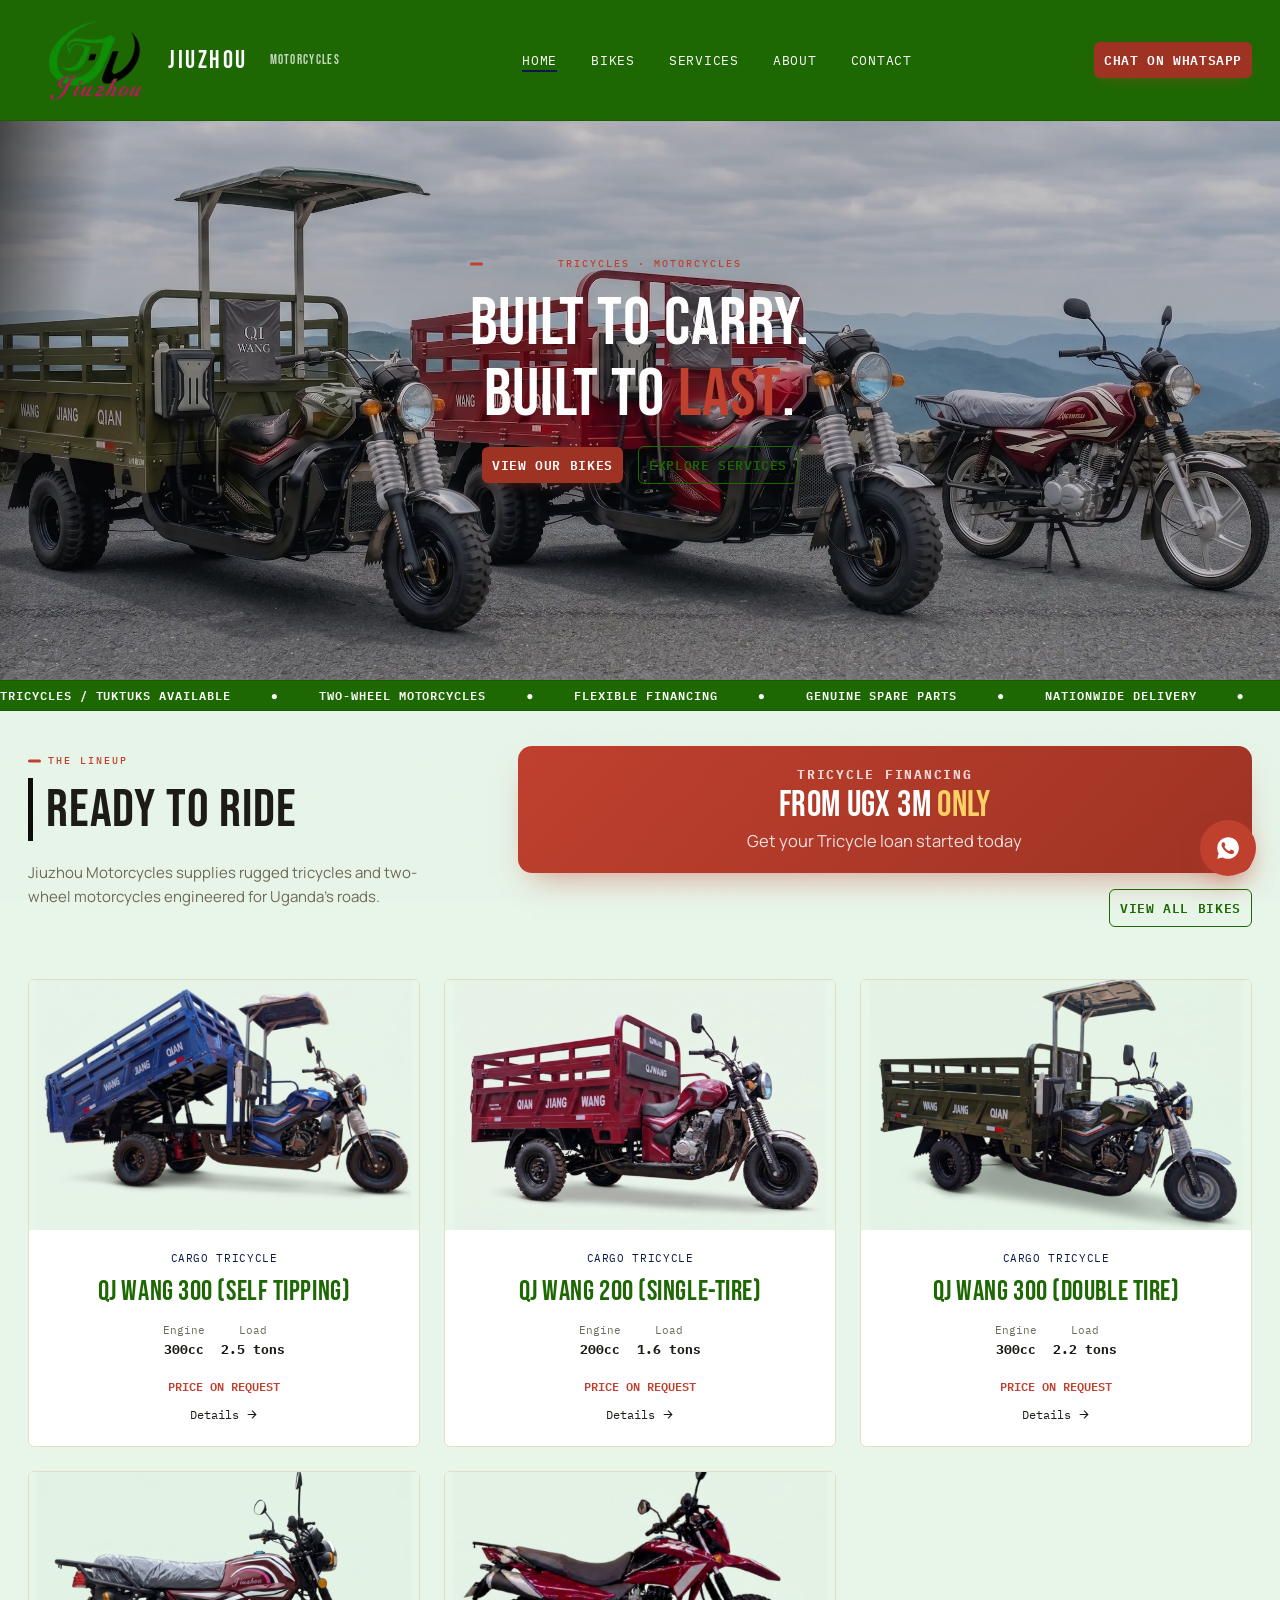
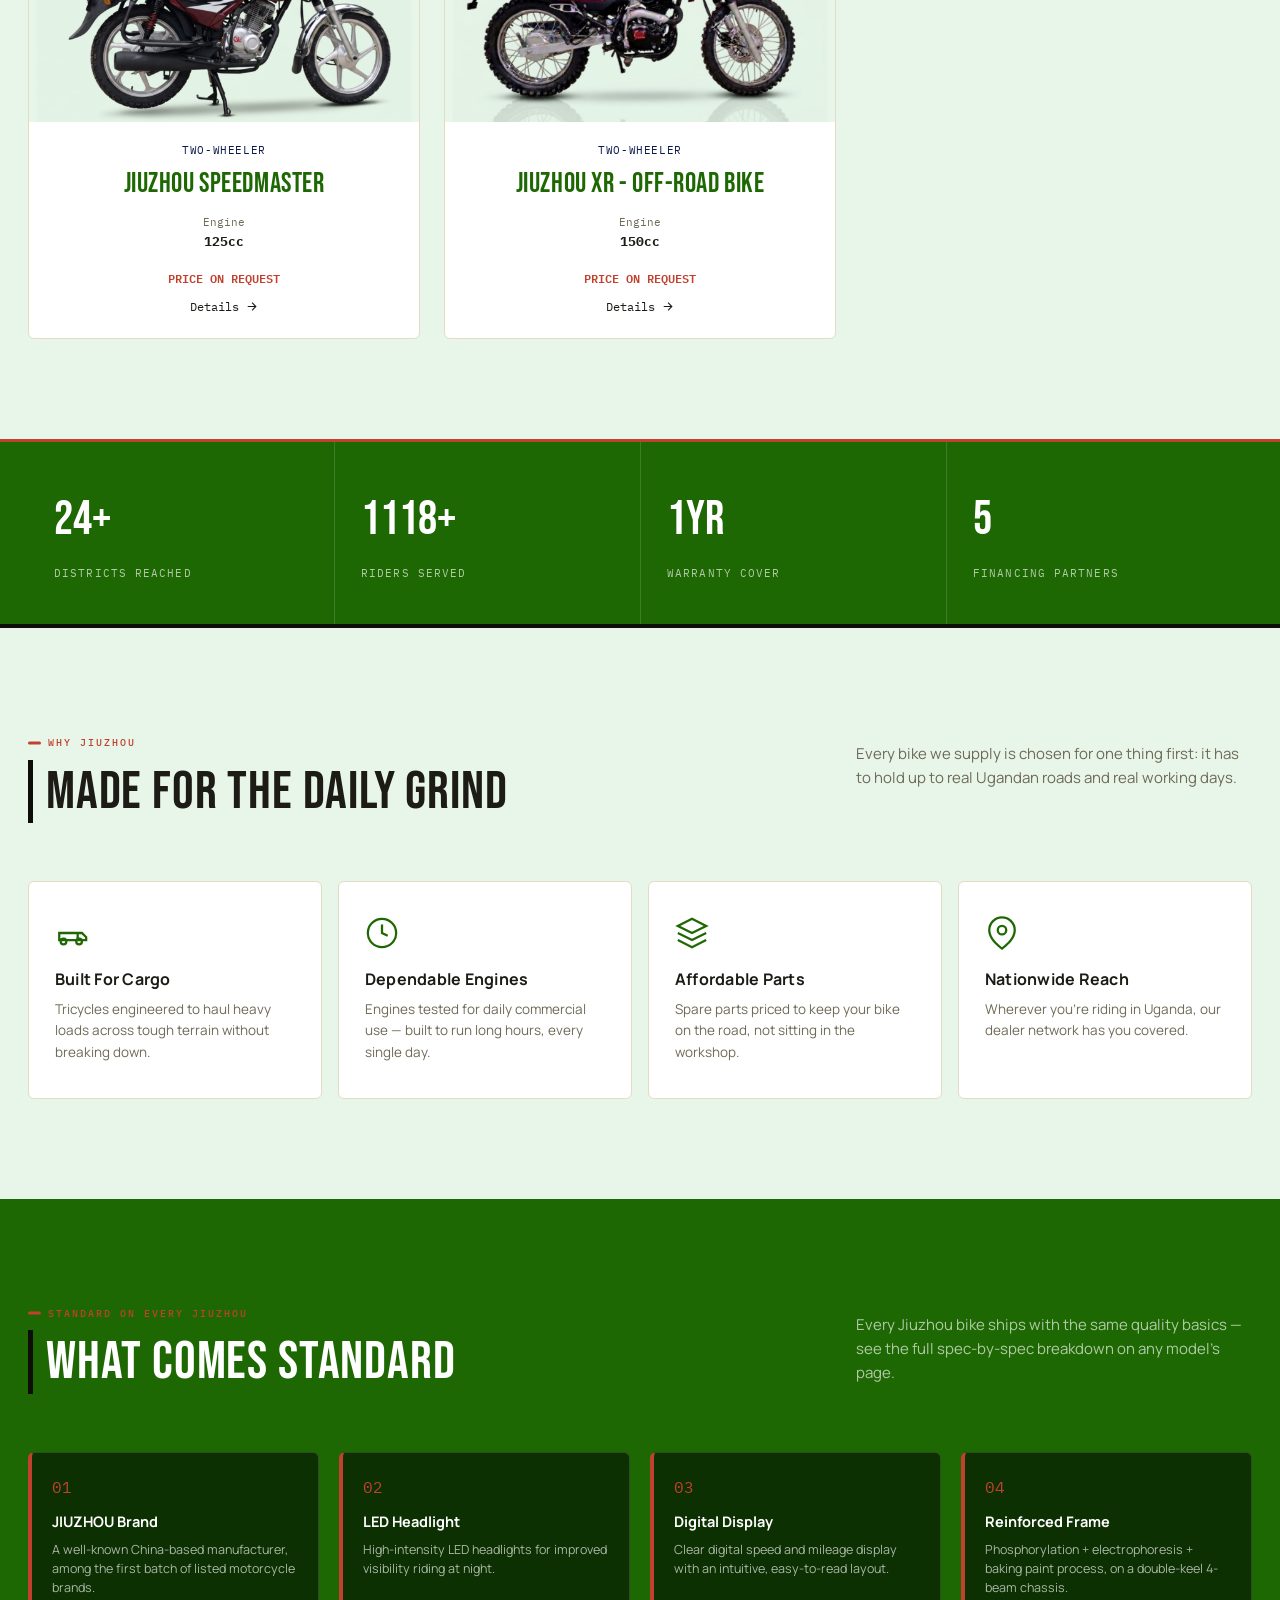
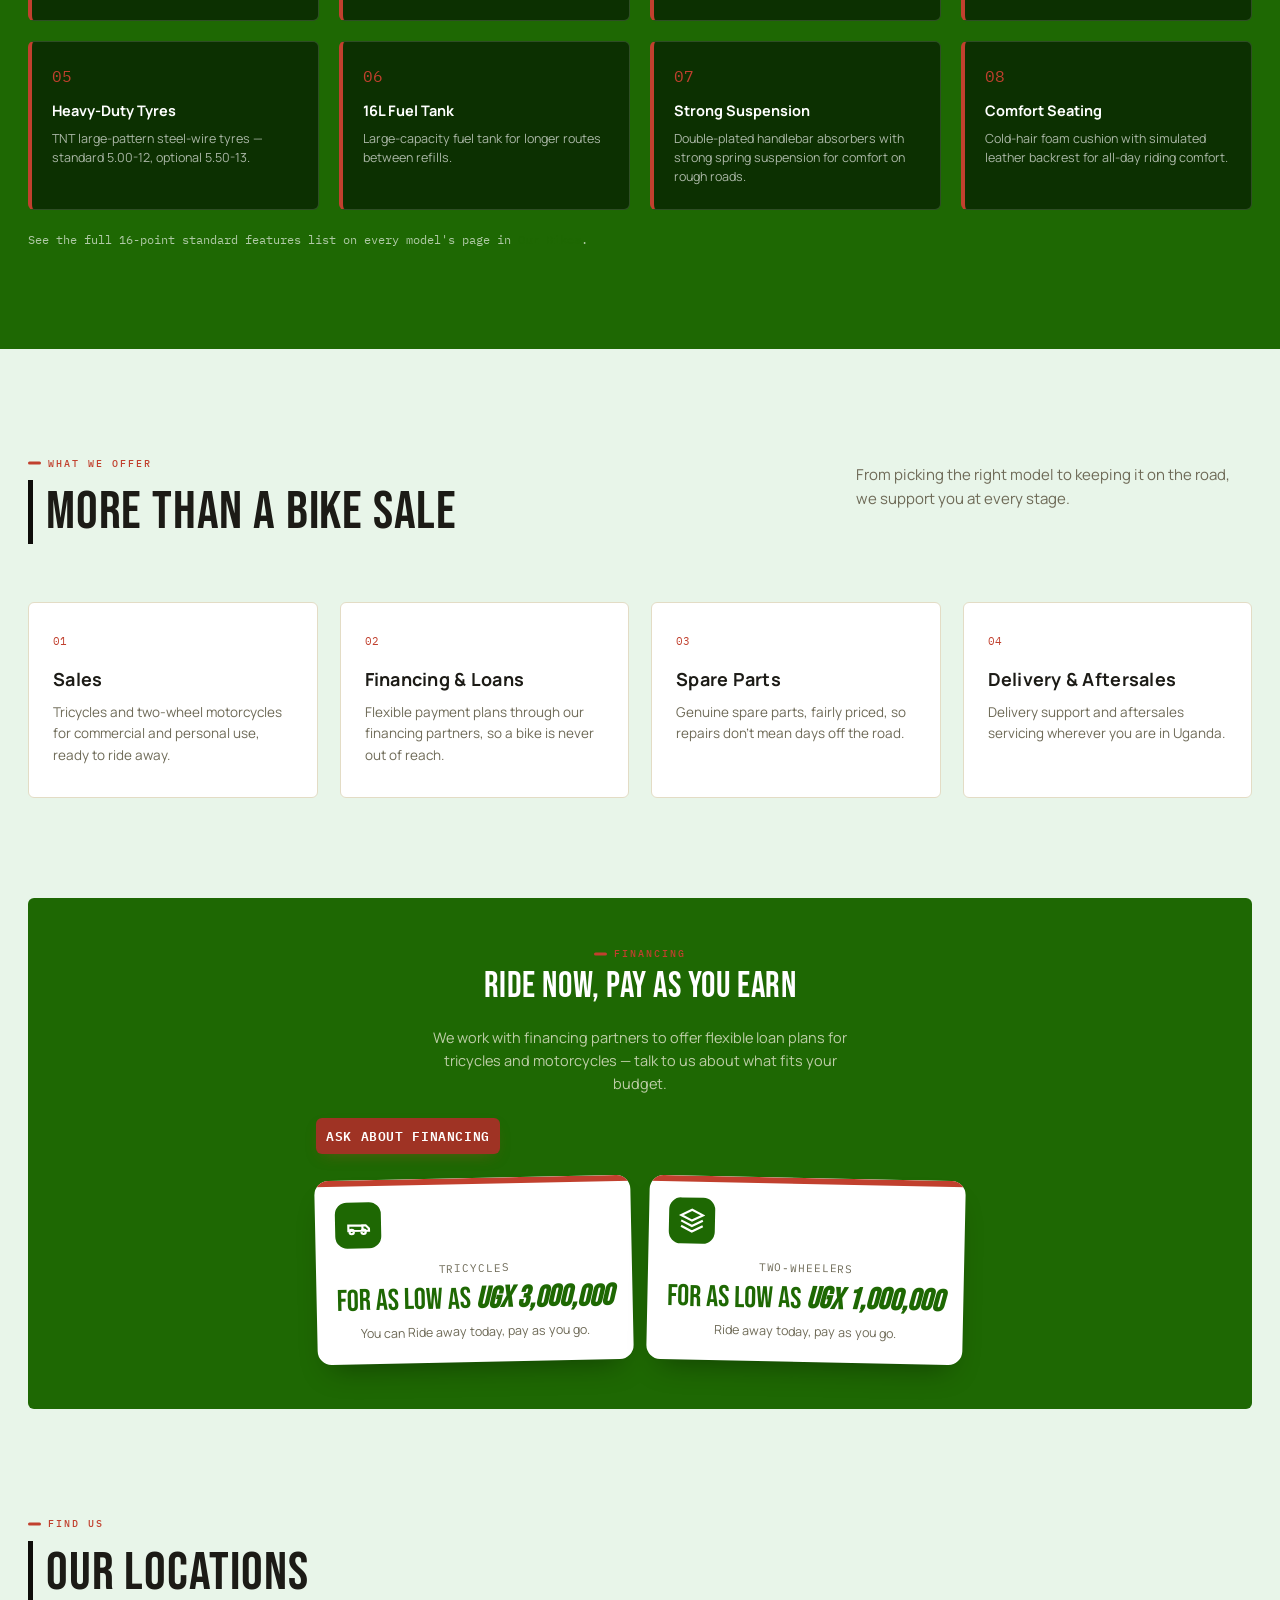
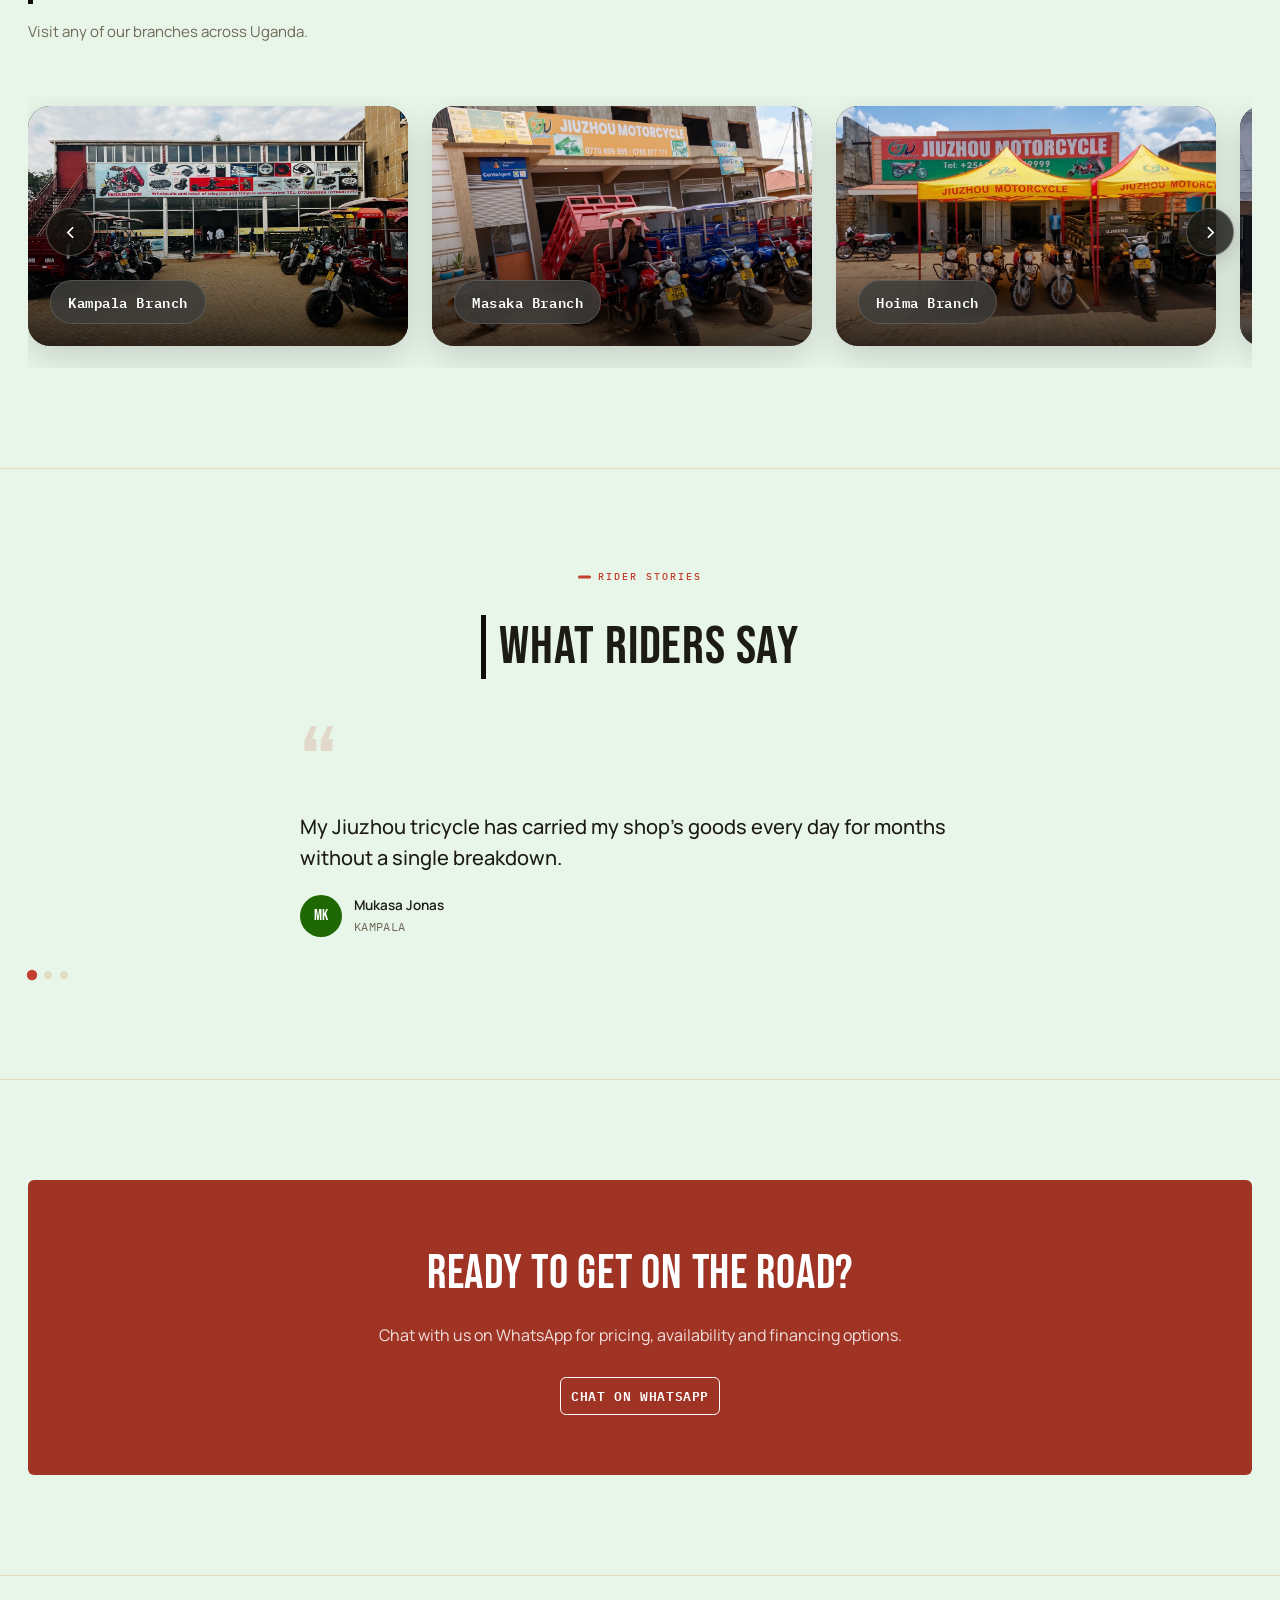
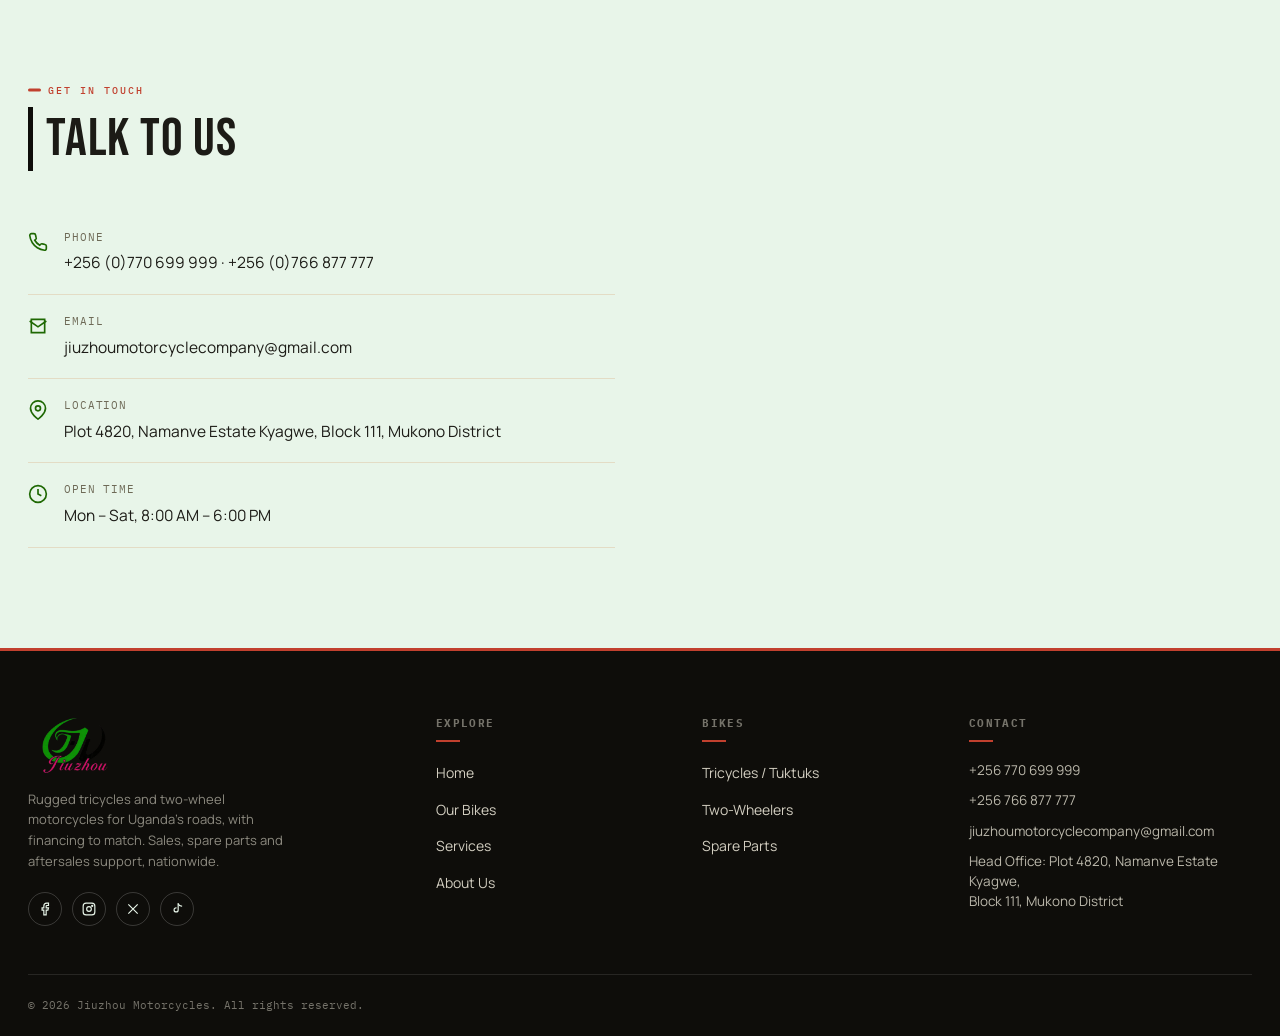
<file: index.html>
<!DOCTYPE html>
<html lang="en">
<head>
<meta charset="UTF-8">
<meta name="viewport" content="width=device-width, initial-scale=1.0">
<meta name="color-scheme" content="light only">

<title>Jiuzhou Motorcycles: Tricycles, Motorcycles &amp; Financing, Uganda</title>

<meta name="description" content="Jiuzhou Motorcycles: tuktuks(tricycles) and two-wheel motorcycles built for Uganda's roads, with flexible financing available.">

<!-- Standard Favicons -->
<link rel="icon" type="image/png" sizes="32x32" href="/favicon-32x32.png">
<link rel="icon" type="image/png" sizes="16x16" href="/favicon-16x16.png">

<!-- Apple Touch Icon (Used by mobile bookmark shortcuts) -->
<link rel="apple-touch-icon" sizes="180x180" href="/apple-touch-icon.png">

<!-- Fallback Favicon -->
<link rel="shortcut icon" href="/favicon.ico">

<!-- Open Graph / WhatsApp / Telegram / Facebook -->
<meta property="og:type" content="website">
<meta property="og:site_name" content="Jiuzhou Motorcycles">
<meta property="og:title" content="Jiuzhou Motorcycles: Tricycles, Motorcycles &amp; Financing, Uganda">
<meta property="og:description" content="Rugged tricycles and two-wheel motorcycles built for Uganda's roads, with flexible financing available.">
<meta property="og:url" content="https://jiuzhoumotorcycles.com/">
<meta property="og:image" content="https://jiuzhoumotorcycles.com/images/social-preview.png">
<meta property="og:image:width" content="1200">
<meta property="og:image:height" content="630">
<meta property="og:image:alt" content="Jiuzhou Motorcycles: Tricycles and Motorcycles in Uganda">

<!-- Twitter / X -->
<meta name="twitter:card" content="summary_large_image">
<meta name="twitter:title" content="Jiuzhou Motorcycles: Tricycles, Motorcycles &amp; Financing, Uganda">
<meta name="twitter:description" content="Rugged tricycles and two-wheel motorcycles built for Uganda's roads, with flexible financing available.">
<meta name="twitter:image" content="https://jiuzhoumotorcycles.com/images/social-preview.png">

<link rel="icon" type="image/png" href="images/favicon.png" sizes="32x32">

<link rel="preconnect" href="https://fonts.googleapis.com">
<link rel="preconnect" href="https://fonts.gstatic.com" crossorigin>

<link href="https://fonts.googleapis.com/css2?family=Bebas+Neue&family=Caveat:wght@600&family=Manrope:wght@400;500;600;700;800&family=IBM+Plex+Mono:wght@500;600&display=swap" rel="stylesheet">

<link rel="stylesheet" href="css/style.css">
</head>
<body>
<div class="scroll-progress" id="scrollProgress"></div>

<header>
  <div class="wrap nav-inner">
    <a href="index.html" class="logo">
      <img src="images/logo.png" alt="Jiuzhou Motorcycles" class="logo-img">
    <span class="logo-word logo-word-main">JIUZHOU</span><br>
    <span class="logo-word logo-word-sub">Motorcycles</span>    </a>
    <button class="menu-toggle" id="menuToggle" aria-label="Toggle menu">&#9776;</button>
    <nav class="main-nav" id="mainNav">
      <ul>
        <li><a href="index.html" class="current">Home</a></li>
        <li><a href="products.html">Bikes</a></li>
        <li><a href="index.html#services">Services</a></li>
        <li><a href="index.html#locations">About</a></li>
        <li><a href="index.html#contact">Contact</a></li>
      </ul>
    </nav>
    <div class="nav-actions">
      <a class="btn btn-red" href="https://wa.me/256766877777" target="_blank" rel="noopener">Chat on WhatsApp</a>
    </div>
  </div>
</header>

<section class="hero">
  <div class="wrap hero-inner">
    <div class="hero-copy">
      <span class="eyebrow reveal">TRICYCLES &middot; MOTORCYCLES</span>
      <h1 class="reveal">Built to carry. <br>Built to <em>last</em>.</h1>
      
      <div class="hero-ctas reveal">
        <a href="products.html" class="btn btn-red">View Our Bikes</a>
        <a href="#services" class="btn btn-outline">Explore Services</a>
      </div>
        <!-- <a href="#financing" class="btn btn-loan">
          <span>Get Tricycle Loans<br>From UGX 3M Only</span>
        </a>    -->
      </div>
  </div>
</section>

<div class="ticker">
  <div class="ticker-track">
    <span>TRICYCLES / TUKTUKS AVAILABLE</span>
    <span>&#9679;</span>
    <span>TWO-WHEEL MOTORCYCLES</span>
    <span>&#9679;</span>
    <span>FLEXIBLE FINANCING</span>
    <span>&#9679;</span>
    <span>GENUINE SPARE PARTS</span>
    <span>&#9679;</span>
    <span>NATIONWIDE DELIVERY</span>
    <span>&#9679;</span>
    <span>TUKTUKS AVAILABLE</span>
    <span>&#9679;</span>
    <span>TWO-WHEEL MOTORCYCLES</span>
    <span>&#9679;</span>
    <span>FLEXIBLE FINANCING</span>
    <span>&#9679;</span>
    <span>GENUINE SPARE PARTS</span>
    <span>&#9679;</span>
    <span>NATIONWIDE DELIVERY</span>
    <span>&#9679;</span>
  </div>
</div>
<section class="section" style="padding-top:35px;">
  <div class="wrap">
    <div class="section-head reveal">
      <div>
        <span class="eyebrow">THE LINEUP</span> 
        <h2>Ready to ride</h2>
        <p class="lede reveal">Jiuzhou Motorcycles supplies rugged tricycles and two-wheel motorcycles engineered for Uganda's roads.</p>
      </div>
      <div class="lineup-side">
        <a href="#financing" class="lineup-loan-card">
          <span class="llc-eyebrow">Tricycle Financing</span>
          <span class="llc-big">From UGX 3M <em>Only</em></span>
          <span class="llc-sub">Get your Tricycle loan started today</span>
        </a>
        <a href="products.html" class="btn btn-outline">View All Bikes</a>
      </div>
    </div>

    <div class="bike-grid">

      <a href="products.html" class="bike-card reveal">
        <div class="bike-media">
          <!-- <span class="bike-badge">Popular</span> -->
           <span class="bike-badge">New</span>
          <img src="images/bikes/tipper_side.jpg" alt="QJ WANG 200 (Air-Cooled)">
        </div>
        <div class="bike-body">
          <span class="cat mono">CARGO TRICYCLE</span>
          <h3>QJ WANG 300 (Self Tipping)</h3>
          <div class="bike-specs-mini">
            <div>Engine<strong>300cc</strong></div>
            <div>Load<strong>2.5 tons</strong></div>
          </div>
          <div class="bike-body-footer">
            <span class="price-tag">Price on request</span>
            <span class="view-link">Details <svg viewBox="0 0 24 24" fill="none" stroke="currentColor" stroke-width="2"><path d="M5 12h14M13 5l7 7-7 7"/></svg></span>
          </div>
        </div>
      </a>

      <a href="products.html" class="bike-card reveal">
        <div class="bike-media">
          <!-- <span class="bike-badge">Popular</span> -->
          <img src="images/bikes/200_red_side.jpg" alt="QJ WANG 200 (Air-Cooled)">
        </div>
        <div class="bike-body">
          <span class="cat mono">CARGO TRICYCLE</span>
          <h3>QJ WANG 200 (Single-Tire)</h3>
          <div class="bike-specs-mini">
            <div>Engine<strong>200cc</strong></div>
            <div>Load<strong>1.6 tons</strong></div>
          </div>
          <div class="bike-body-footer">
            <span class="price-tag">Price on request</span>
            <span class="view-link">Details <svg viewBox="0 0 24 24" fill="none" stroke="currentColor" stroke-width="2"><path d="M5 12h14M13 5l7 7-7 7"/></svg></span>
          </div>
        </div>
      </a>


      <a href="products.html" class="bike-card reveal">
        <div class="bike-media">
          <img src="images/bikes/300_green_side.jpg" alt="QJ WANG 300 (Double Tire)">
        </div>
        <div class="bike-body">
          <span class="cat mono">CARGO TRICYCLE</span>
          <h3>QJ WANG 300 (Double Tire)</h3>
          <div class="bike-specs-mini">
            <div>Engine<strong>300cc</strong></div>
            <div>Load<strong>2.2 tons</strong></div>
          </div>
          <div class="bike-body-footer">
            <span class="price-tag">Price on request</span>
            <span class="view-link">Details <svg viewBox="0 0 24 24" fill="none" stroke="currentColor" stroke-width="2"><path d="M5 12h14M13 5l7 7-7 7"/></svg></span>
          </div>
        </div>
      </a>

      <a href="products.html" class="bike-card reveal">
        <div class="bike-media">
          <img src="images/bikes/125_red.jpg" alt="JIUZHOU 125">
        </div>
        <div class="bike-body">
          <span class="cat mono">TWO-WHEELER</span>
          <h3>Jiuzhou Speedmaster</h3>
          <div class="bike-specs-mini">
            <div>Engine<strong>125cc</strong></div>
          </div>
          <div class="bike-body-footer">
            <span class="price-tag">Price on request</span>
            <span class="view-link">Details <svg viewBox="0 0 24 24" fill="none" stroke="currentColor" stroke-width="2"><path d="M5 12h14M13 5l7 7-7 7"/></svg></span>
          </div>
        </div>
      </a>

      <a href="products.html" class="bike-card reveal">
        <div class="bike-media">
          <span class="bike-badge">New</span>
          <img src="images/bikes/xr_offroad_red.jpg" alt="JIUZHOU XR OFF-ROAD">
        </div>
        <div class="bike-body">
          <span class="cat mono">TWO-WHEELER</span>
          <h3>JIUZHOU XR - Off-road bike</h3>
          <div class="bike-specs-mini">
            <div>Engine<strong>150cc</strong></div>
          </div>
          <div class="bike-body-footer">
            <span class="price-tag">Price on request</span>
            <span class="view-link">Details <svg viewBox="0 0 24 24" fill="none" stroke="currentColor" stroke-width="2"><path d="M5 12h14M13 5l7 7-7 7"/></svg></span>
          </div>
        </div>
      </a>

      

    </div>
  </div>
</section>

<section class="stats">
  <div class="wrap">
    <div class="stat reveal"><span class="num" data-count="24" data-suffix="+">0</span><span class="lbl">Districts Reached</span></div>
    <div class="stat reveal"><span class="num" data-count="1124" data-suffix="+">0</span><span class="lbl">Riders Served</span></div>
    <div class="stat reveal"><span class="num" data-count="1" data-suffix="YR">0</span><span class="lbl">Warranty Cover</span></div>
    <div class="stat reveal"><span class="num" data-count="5" data-suffix="">0</span><span class="lbl">Financing Partners</span></div>
  </div>
</section>

<section class="section" id="why">
  <div class="wrap">
    <div class="section-head reveal">
      <div>
        <span class="eyebrow">WHY JIUZHOU</span>
        <h2>Made for the daily grind</h2>
      </div>
      <p>Every bike we supply is chosen for one thing first: it has to hold up to real Ugandan roads and real working days.</p>
    </div>
    <div class="features-grid">
      <div class="feature reveal">
        <svg class="ic" viewBox="0 0 24 24" fill="none" stroke="currentColor" stroke-width="1.6"><path d="M3 17h13v-5H3zM16 12h3l3 3v2h-6zM6 20a2 2 0 1 0 0-4 2 2 0 0 0 0 4zM17 20a2 2 0 1 0 0-4 2 2 0 0 0 0 4z"/></svg>
        <h3>Built For Cargo</h3>
        <p>Tricycles engineered to haul heavy loads across tough terrain without breaking down.</p>
      </div>
      <div class="feature reveal">
        <svg class="ic" viewBox="0 0 24 24" fill="none" stroke="currentColor" stroke-width="1.6"><path d="M12 2a10 10 0 1 0 0 20 10 10 0 0 0 0-20zM12 6v6l4 2"/></svg>
        <h3>Dependable Engines</h3>
        <p>Engines tested for daily commercial use — built to run long hours, every single day.</p>
      </div>
      <div class="feature reveal">
        <svg class="ic" viewBox="0 0 24 24" fill="none" stroke="currentColor" stroke-width="1.6"><path d="M12 2 2 7l10 5 10-5-10-5zM2 17l10 5 10-5M2 12l10 5 10-5"/></svg>
        <h3>Affordable Parts</h3>
        <p>Spare parts priced to keep your bike on the road, not sitting in the workshop.</p>
      </div>
      <div class="feature reveal">
        <svg class="ic" viewBox="0 0 24 24" fill="none" stroke="currentColor" stroke-width="1.6"><path d="M21 10c0 7-9 13-9 13s-9-6-9-13a9 9 0 0 1 18 0z"/><circle cx="12" cy="10" r="3"/></svg>
        <h3>Nationwide Reach</h3>
        <p>Wherever you're riding in Uganda, our dealer network has you covered.</p>
      </div>
    </div>
  </div>
</section>

<section class="section black-section" id="standard">
    <div class="wrap">
    <div class="section-head reveal">
      <div>
        <span class="eyebrow">STANDARD ON EVERY JIUZHOU</span>
        <h2>What comes standard</h2>
      </div>
      <p>Every Jiuzhou bike ships with the same quality basics — see the full spec-by-spec breakdown on any model's page.</p>
    </div>
    <div class="standard-grid">
      <div class="standard-item reveal">
        <span class="idx mono">01</span>
        <h4>JIUZHOU Brand</h4>
        <p>A well-known China-based manufacturer, among the first batch of listed motorcycle brands.</p>
      </div>
      <div class="standard-item reveal">
        <span class="idx mono">02</span>
        <h4>LED Headlight</h4>
        <p>High-intensity LED headlights for improved visibility riding at night.</p>
      </div>
      <div class="standard-item reveal">
        <span class="idx mono">03</span>
        <h4>Digital Display</h4>
        <p>Clear digital speed and mileage display with an intuitive, easy-to-read layout.</p>
      </div>
      <div class="standard-item reveal">
        <span class="idx mono">04</span>
        <h4>Reinforced Frame</h4>
        <p>Phosphorylation + electrophoresis + baking paint process, on a double-keel 4-beam chassis.</p>
      </div>
      <div class="standard-item reveal">
        <span class="idx mono">05</span>
        <h4>Heavy-Duty Tyres</h4>
        <p>TNT large-pattern steel-wire tyres — standard 5.00-12, optional 5.50-13.</p>
      </div>
      <div class="standard-item reveal">
        <span class="idx mono">06</span>
        <h4>16L Fuel Tank</h4>
        <p>Large-capacity fuel tank for longer routes between refills.</p>
      </div>
      <div class="standard-item reveal">
        <span class="idx mono">07</span>
        <h4>Strong Suspension</h4>
        <p>Double-plated handlebar absorbers with strong spring suspension for comfort on rough roads.</p>
      </div>
      <div class="standard-item reveal">
        <span class="idx mono">08</span>
        <h4>Comfort Seating</h4>
        <p>Cold-hair foam cushion with simulated leather backrest for all-day riding comfort.</p>
      </div>
    </div>
    <p class="mono" style="color:var(--muted); font-size:12px; margin-top:20px;"> See the full 16-point standard features list on every model's page in <a href="products.html" style="color:var(--green); text-decoration:underline;">Our Bikes</a>.</p>
  </div>
</section>

<section class="section" id="services">
  <div class="wrap">
    <div class="section-head reveal">
      <div>
        <span class="eyebrow">WHAT WE OFFER</span>
        <h2>More than a bike sale</h2>
      </div>
      <p>From picking the right model to keeping it on the road, we support you at every stage.</p>
    </div>
    <div class="services-grid">
      <div class="service-card reveal">
        <span class="idx mono">01</span>
        <h3>Sales</h3>
        <p>Tricycles and two-wheel motorcycles for commercial and personal use, ready to ride away.</p>
      </div>
      <div class="service-card reveal">
        <span class="idx mono">02</span>
        <h3>Financing &amp; Loans</h3>
        <p>Flexible payment plans through our financing partners, so a bike is never out of reach.</p>
      </div>
      <div class="service-card reveal">
        <span class="idx mono">03</span>
        <h3>Spare Parts</h3>
        <p>Genuine spare parts, fairly priced, so repairs don't mean days off the road.</p>
      </div>
      <div class="service-card reveal">
        <span class="idx mono">04</span>
        <h3>Delivery &amp; Aftersales</h3>
        <p>Delivery support and aftersales servicing wherever you are in Uganda.</p>
      </div>
    </div>
  </div>
</section>

<section class="section" id="financing" style="padding-top:0;">
  <div class="wrap">
    <div class="financing reveal">

      <div class="financing-left">
        <span class="eyebrow">FINANCING</span>
        <h3>Ride now, pay as you earn</h3>
        <p>We work with financing partners to offer flexible loan plans for tricycles and motorcycles — talk to us about what fits your budget.</p>
        <a href="https://wa.me/256766877777" target="_blank" rel="noopener" class="btn btn-red">Ask About Financing</a>

        <div class="financing-prices">
          <div class="fin-price-card">
            <span class="fp-icon"><svg viewBox="0 0 24 24" fill="none" stroke="currentColor" stroke-width="2"><path d="M3 17h13v-5H3zM16 12h3l3 3v2h-6zM6 20a2 2 0 1 0 0-4 2 2 0 0 0 0 4zM17 20a2 2 0 1 0 0-4 2 2 0 0 0 0 4z"/></svg></span>
            <span class="fp-label">Tricycles</span>
            <span class="fp-amount">For as low as <strong><em>UGX 3,000,000</em></strong></span>
            <span class="fp-note">You can Ride away today, pay as you go.</span>
          </div>
          <div class="fin-price-card">
            <span class="fp-icon"><svg viewBox="0 0 24 24" fill="none" stroke="currentColor" stroke-width="2"><path d="M12 2 2 7l10 5 10-5-10-5zM2 17l10 5 10-5M2 12l10 5 10-5"/></svg></span>
            <span class="fp-label">Two-Wheelers</span>
            <span class="fp-amount">For as low as <strong><em> UGX 1,000,000</em></strong></span>
            <span class="fp-note">Ride away today, pay as you go.</span>
          </div>
        </div>
      </div>

      <!-- <div class="financing-right">
        <h4 class="partner-heading">Our Financing Partners</h4>
        <div class="partner-row">
           <div class="partner-logo"><img src="images/postbank.png" alt="post Bank"></div>
          <div class="partner-logo"><img src="images/tugende.png" alt="tugende"></div>
          <div class="partner-logo"><img src="images/stanbic.png" alt="Stanbic Bank"></div>
        
        </div>
      </div> -->

    </div>
  </div>
</section>


<section class="section" id="locations" style="padding-top:0;">
  <div class="wrap">
    <div class="section-head reveal">
      <div>
        <span class="eyebrow">FIND US</span>
        <h2>Our Locations</h2>
        <p class="lede" style="margin-top:10px;">Visit any of our branches across Uganda.</p>
      </div>
      
    </div>



    <div class="loc-carousel-wrap">

      <button class="loc-arrow loc-arrow-left" id="locPrev" aria-label="Previous location">
        <svg viewBox="0 0 24 24" fill="none" stroke="currentColor" stroke-width="2">
          <path d="M15 18l-6-6 6-6"/>
        </svg>
      </button>

      <div class="loc-carousel reveal" id="locCarousel">
          <div class="loc-card">
          <img src="images/locations/kampala_branch.jpg" alt="Kampala Branch">
          <span class="loc-tag">Kampala Branch</span>
        </div>
        <div class="loc-card">
          <img src="images/locations/masaka_branch.webp" alt="Masaka Branch">
          <span class="loc-tag">Masaka Branch</span>
        </div>

        <div class="loc-card">
          <img src="images/locations/hoima_branch.webp" alt="Hoima Branch">
          <span class="loc-tag">Hoima Branch</span>
        </div>

        <div class="loc-card">
          <img src="images/locations/arua_branch.webp" alt="Arua Branch">
          <span class="loc-tag">Arua Branch</span>
        </div>

        <div class="loc-card">
          <img src="images/locations/mbarara_branch.webp" alt="Mbarara Branch">
          <span class="loc-tag">Mbarara Branch</span>
        </div>

        <div class="loc-card">
          <img src="images/locations/iganga_branch.webp" alt="Iganga Branch">
          <span class="loc-tag">Iganga Branch</span>
        </div>

        <div class="loc-card">
          <img src="images/locations/jinja_branch.png" alt="Jinja Branch">
          <span class="loc-tag">Jinja Branch</span>
        </div>
        <div class="loc-card">
          <img src="images/locations/mbale_branch.webp" alt="Mbale Branch">
          <span class="loc-tag">Mbale Branch</span>
        </div>
      </div>

      <button class="loc-arrow loc-arrow-right" id="locNext" aria-label="Next location">
        <svg viewBox="0 0 24 24" fill="none" stroke="currentColor" stroke-width="2">
          <path d="M9 18l6-6-6-6"/>
        </svg>
      </button>

    </div>


  </div>
</section>


<section class="testimonials section">
  <div class="wrap">
    <div class="section-head reveal" style="justify-content:center; text-align:center; flex-direction:column; align-items:center;">
      <span class="eyebrow">RIDER STORIES</span>
      <h2>What riders say</h2>
    </div>
    <div class="testi-slider reveal">
      <span class="testi-quote-mark">&#8220;</span>
      <div class="testi-slide active">
        <p>My Jiuzhou tricycle has carried my shop's goods every day for months without a single breakdown.</p>
        <div class="testi-who-row">
          <div class="testi-avatar">MK</div>
          <span class="who"><strong>Mukasa Jonas</strong>Kampala</span>
        </div>
      </div>
      <div class="testi-slide">
        <p>Fuel-efficient, easy to service, and the financing plan made it possible to start my own route.</p>
        <div class="testi-who-row">
          <div class="testi-avatar">TA</div>
          <span class="who"><strong>Tumisiime Aron</strong>Mbarara</span>
        </div>
      </div>
      <div class="testi-slide">
        <p>Spare parts are affordable and easy to find and that alone makes a big difference for my business.</p>
        <div class="testi-who-row">
          <div class="testi-avatar">OG</div>
          <span class="who"><strong>Opio Geodfrey</strong>Gulu</span>
        </div>
      </div>
    </div>
    <div class="testi-dots"></div>
  </div>
</section>

<section class="section">
  <div class="wrap">
    <div class="cta-banner reveal">
      <h2>Ready to get on the road?</h2>
      <p>Chat with us on WhatsApp for pricing, availability and financing options.</p>
      <a href="https://wa.me/256766877777" target="_blank" rel="noopener" class="btn btn-outline">Chat on WhatsApp</a>
    </div>
  </div>
</section>

<section class="contact section" id="contact">
  <div class="wrap">
    <div class="section-head reveal">
      <div>
        <span class="eyebrow">GET IN TOUCH</span>
        <h2>Talk to us</h2>
      </div>
      <!-- <p>Reach out for pricing, availability, or to visit our yard.</p> -->
    </div>
    <div class="contact-grid">
      <ul class="contact-list reveal">
        <li>
          <span class="ic"><svg viewBox="0 0 24 24" fill="none" stroke="currentColor" stroke-width="2"><path d="M22 16.92v3a2 2 0 0 1-2.18 2 19.8 19.8 0 0 1-8.63-3.07 19.5 19.5 0 0 1-6-6 19.8 19.8 0 0 1-3.07-8.67A2 2 0 0 1 4.11 2h3a2 2 0 0 1 2 1.72c.13.99.36 1.96.68 2.9a2 2 0 0 1-.45 2.11L8.09 9.91a16 16 0 0 0 6 6l1.18-1.18a2 2 0 0 1 2.11-.45c.94.32 1.91.55 2.9.68A2 2 0 0 1 22 16.92z"/></svg></span>
          <div><span class="label">Phone</span><span class="value">+256 (0)770 699 999    &middot;    +256 (0)766 877 777</span></div>
        </li>
      
        <li>
          <span class="ic"><svg viewBox="0 0 24 24" fill="none" stroke="currentColor" stroke-width="2"><path d="M4 4h16v16H4z"/><path d="M22 6l-10 7L2 6"/></svg></span>
          <div><span class="label">Email</span><span class="value">jiuzhoumotorcyclecompany@gmail.com</span></div>
        </li>
        <li>
          <span class="ic"><svg viewBox="0 0 24 24" fill="none" stroke="currentColor" stroke-width="2"><path d="M21 10c0 7-9 13-9 13s-9-6-9-13a9 9 0 0 1 18 0z"/><circle cx="12" cy="10" r="3"/></svg></span>
          <div><span class="label">Location</span><span class="value">Plot 4820, Namanve Estate Kyagwe, Block 111, Mukono District</span></div>
        </li>
        <li>
          <span class="ic"><svg viewBox="0 0 24 24" fill="none" stroke="currentColor" stroke-width="2"><circle cx="12" cy="12" r="10"/><path d="M12 6v6l4 2"/></svg></span>
          <div><span class="label">Open Time</span><span class="value">Mon – Sat, 8:00 AM – 6:00 PM</span></div>
        </li>
      </ul>
      
      </div>
    </div>
  </div>
</section>

<footer>
  <div class="wrap">
    <div class="footer-grid">
      <div class="footer-brand">
        <img src="images/logo.png" alt="Jiuzhou Motorcycles" class="footer-logo-img">
        <p>Rugged tricycles and two-wheel motorcycles for Uganda's roads, with financing to match. Sales, spare parts and aftersales support, nationwide.</p>
        <div class="footer-social">
          <a href="#" aria-label="Facebook"><svg viewBox="0 0 24 24" fill="none" stroke="currentColor" stroke-width="2"><path d="M18 2h-3a5 5 0 0 0-5 5v3H7v4h3v8h4v-8h3l1-4h-4V7a1 1 0 0 1 1-1h3z"/></svg></a>
          <a href="#" aria-label="Instagram"><svg viewBox="0 0 24 24" fill="none" stroke="currentColor" stroke-width="2"><rect x="2" y="2" width="20" height="20" rx="5"/><circle cx="12" cy="12" r="4"/><circle cx="17.5" cy="6.5" r="1"/></svg></a>
          <a href="#" aria-label="X / Twitter"><svg viewBox="0 0 24 24" fill="none" stroke="currentColor" stroke-width="2"><path d="M4 4l16 16M20 4L4 20"/></svg></a>
          <a href="https://www.tiktok.com/@jiuzhou256" target="_blank" rel="noopener noreferrer" aria-label="TikTok">
              <svg viewBox="0 0 24 24"
                  fill="none"
                  stroke="currentColor"
                  stroke-width="2"
                  stroke-linecap="round"
                  stroke-linejoin="round">
                  <path d="M14 3v10.5a3.5 3.5 0 1 1-3.5-3.5"/>
                  <path d="M14 3c1 2.5 3 4 6 4"/>
              </svg>
          </a>        
        </div>
      </div>
      <div class="footer-col">
        <h4>Explore</h4>
        <ul>
          <li><a href="index.html">Home</a></li>
          <li><a href="products.html">Our Bikes</a></li>
          <li><a href="index.html#services">Services</a></li>
          <li><a href="index.html#about">About Us</a></li>
        </ul>
      </div>
      <div class="footer-col">
        <h4>Bikes</h4>
        <ul>
          <li><a href="products.html">Tricycles / Tuktuks</a></li>
          <li><a href="products.html">Two-Wheelers</a></li>
          <li><a href="index.html#services">Spare Parts</a></li>
        </ul>
      </div>
      <div class="footer-col">
        <h4>Contact</h4>
        <span class="contact-line">+256 770 699 999</span>
        <span class="contact-line">+256 766 877 777</span>
        <span class="contact-line">jiuzhoumotorcyclecompany@gmail.com</span>
        <span class="contact-line">Head Office: Plot 4820, Namanve Estate Kyagwe,<br>Block 111, Mukono District</span>
      </div>
    </div>
    <div class="footer-bottom">
      <p>&copy; 2026 Jiuzhou Motorcycles. All rights reserved.</p>
    </div>
  </div>
</footer>

<a href="https://wa.me/256766877777" target="_blank" rel="noopener" class="float-whatsapp" aria-label="Chat on WhatsApp">
  <svg viewBox="0 0 24 24" fill="currentColor"><path d="M12 2a10 10 0 0 0-8.6 15L2 22l5.1-1.3A10 10 0 1 0 12 2zm5.8 14.2c-.2.6-1.4 1.2-2 1.3-.5.1-1.1.1-1.8-.1-.4-.1-1-.3-1.7-.6-3-1.3-4.9-4.3-5.1-4.5-.1-.2-1.2-1.6-1.2-3s.7-2.1 1-2.4c.2-.3.5-.3.7-.3h.5c.2 0 .4 0 .6.5.2.5.7 1.8.8 1.9.1.2.1.3 0 .5-.1.2-.1.3-.3.5-.1.2-.3.4-.4.5-.2.2-.3.3-.1.6.2.3.8 1.3 1.7 2.1 1.2 1 2.1 1.4 2.5 1.5.3.1.5.1.6-.1.2-.2.7-.8.9-1.1.2-.3.4-.2.6-.1.2.1 1.5.7 1.8.8.3.1.5.2.5.3.1.3.1.7-.1 1.2z"/></svg>
</a>

<button class="back-to-top" id="backToTop" aria-label="Back to top">
  <svg viewBox="0 0 24 24" fill="none" stroke="currentColor" stroke-width="2"><path d="M12 19V5M5 12l7-7 7 7"/></svg>
</button>

<script src="js/main.js"></script>
</body>
</html>
</file>
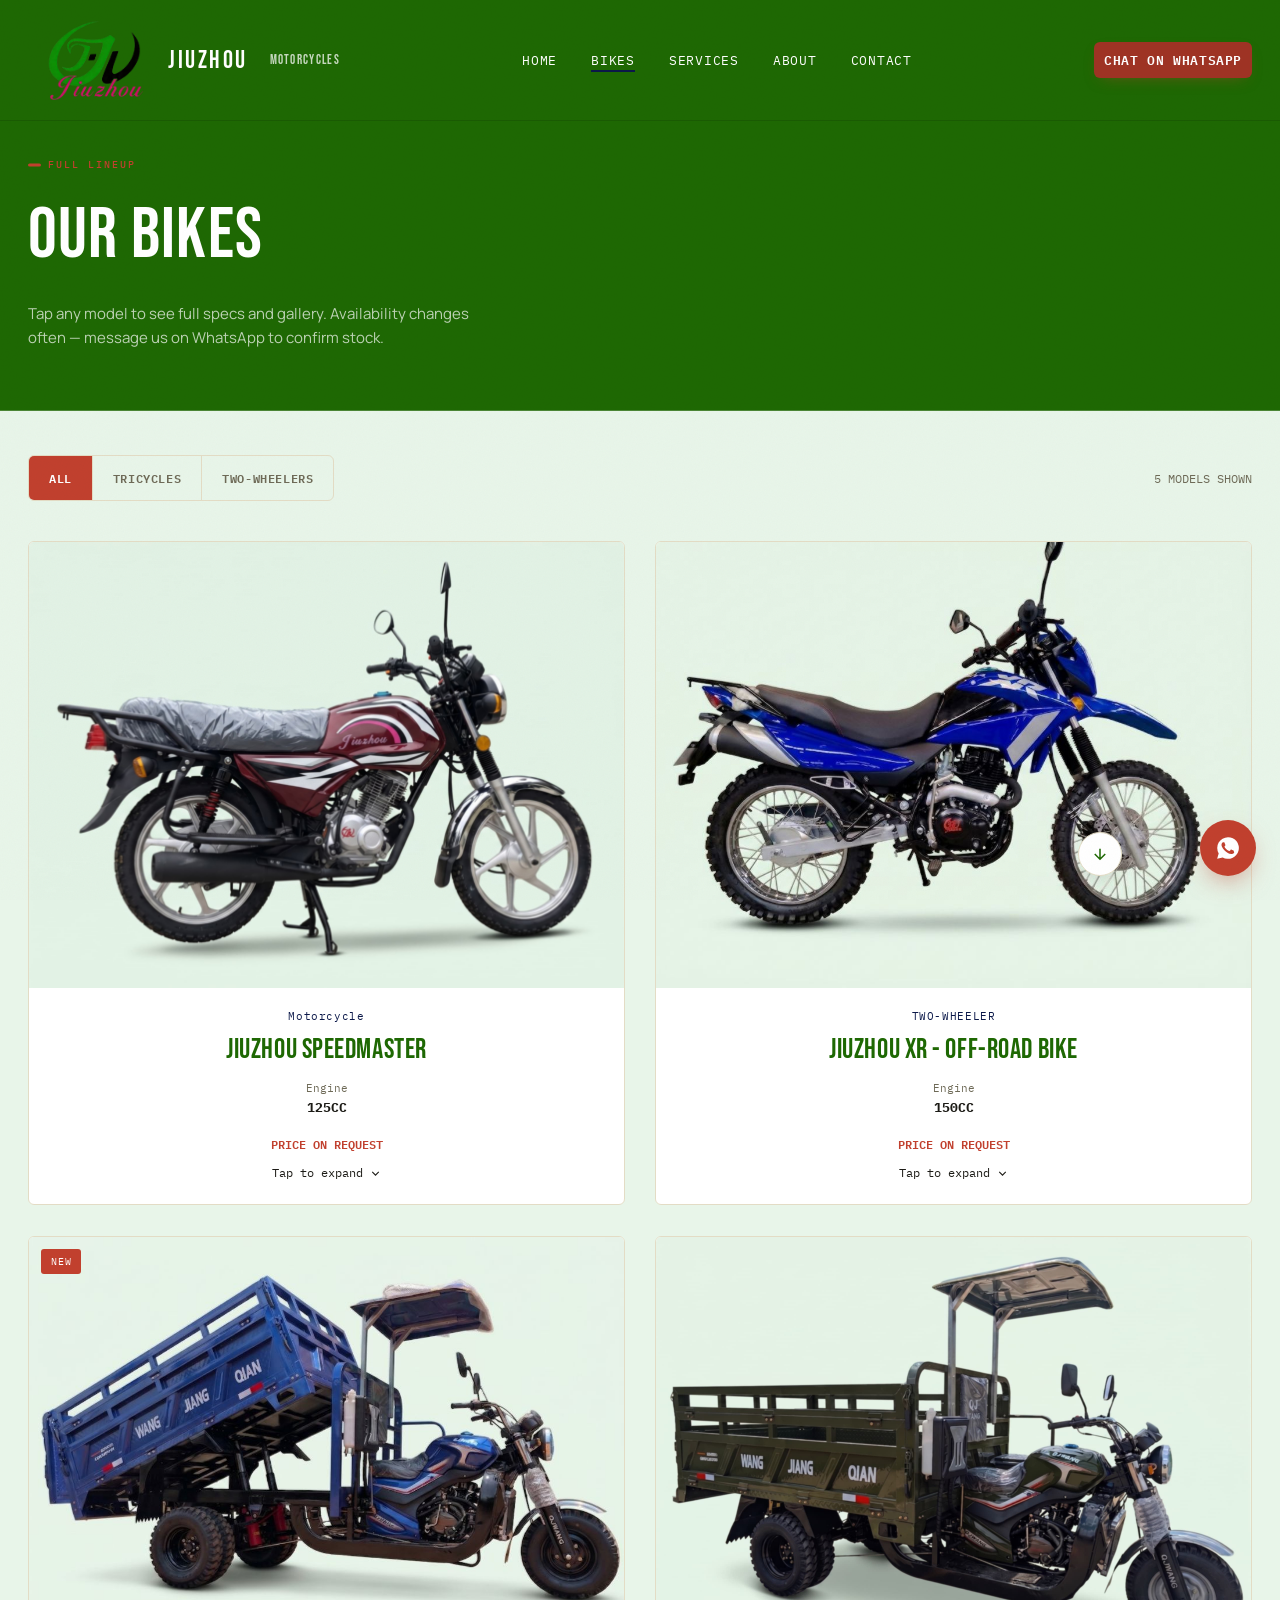
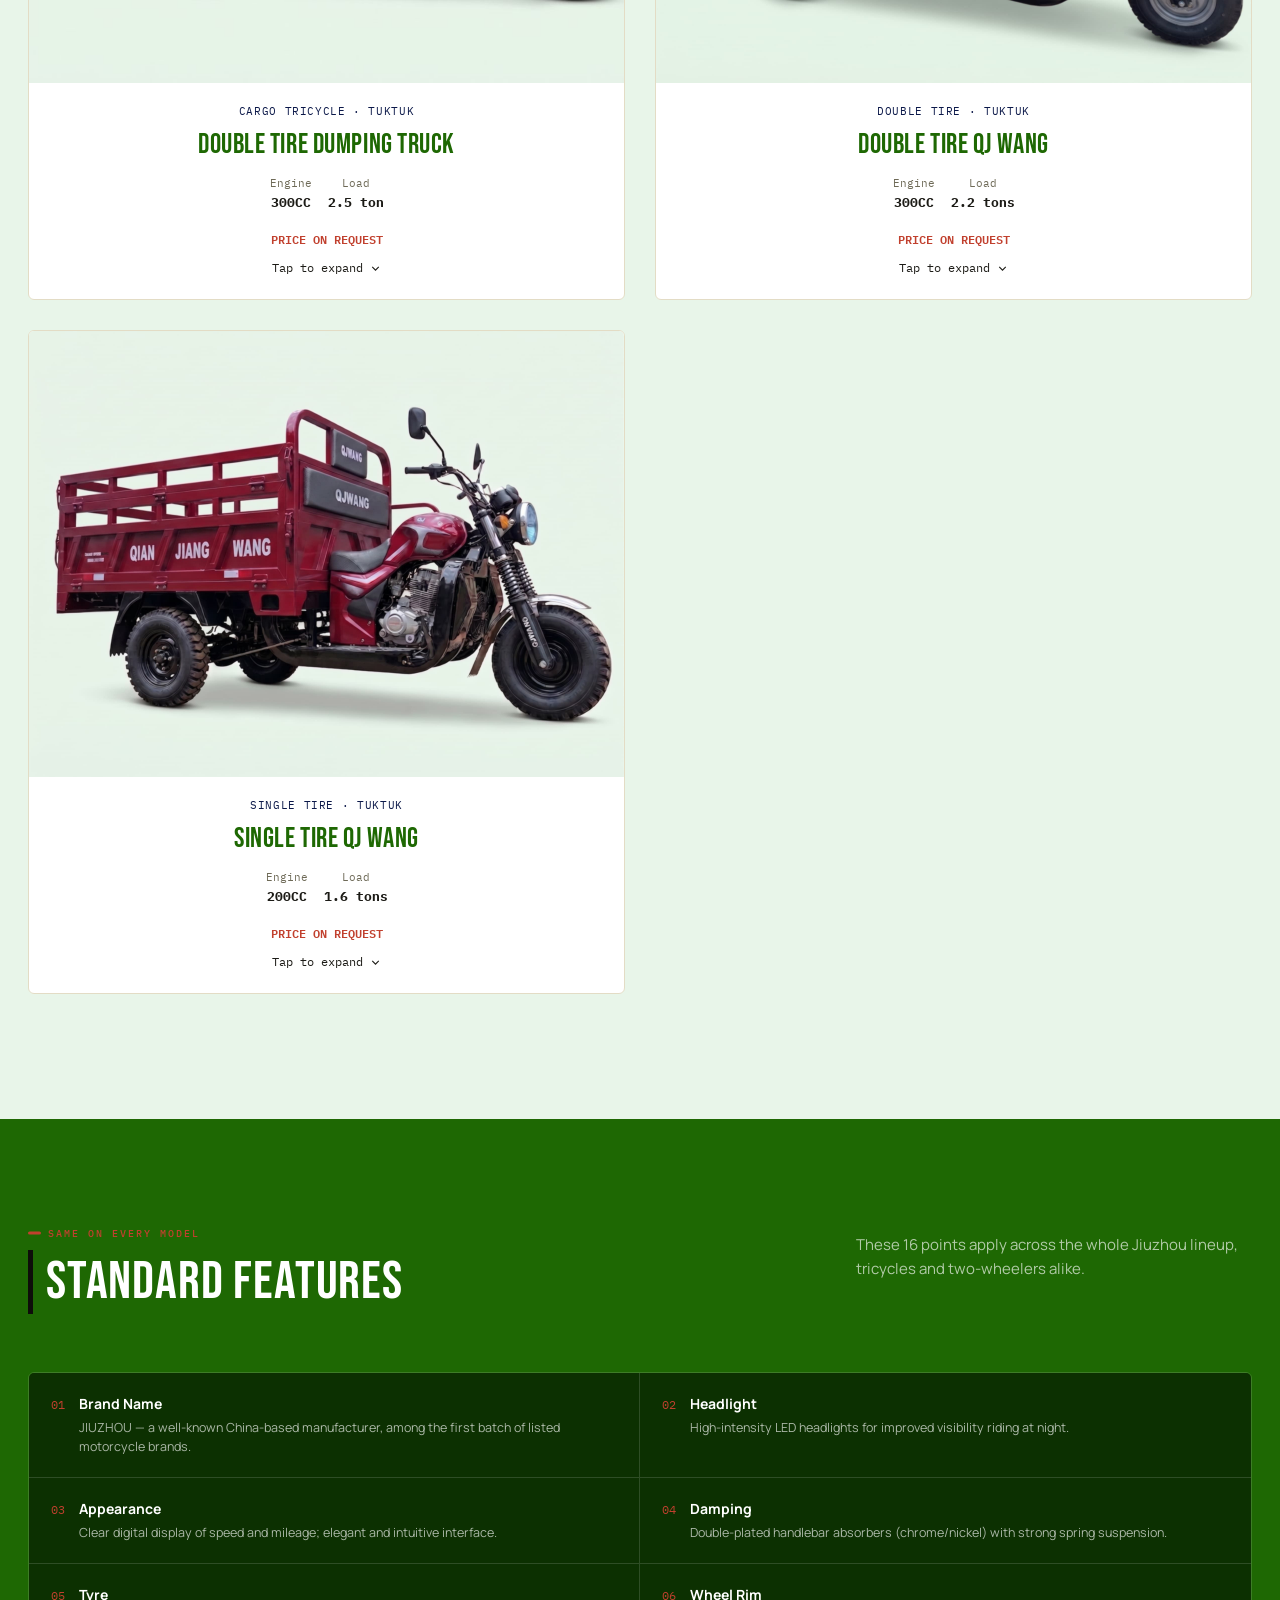
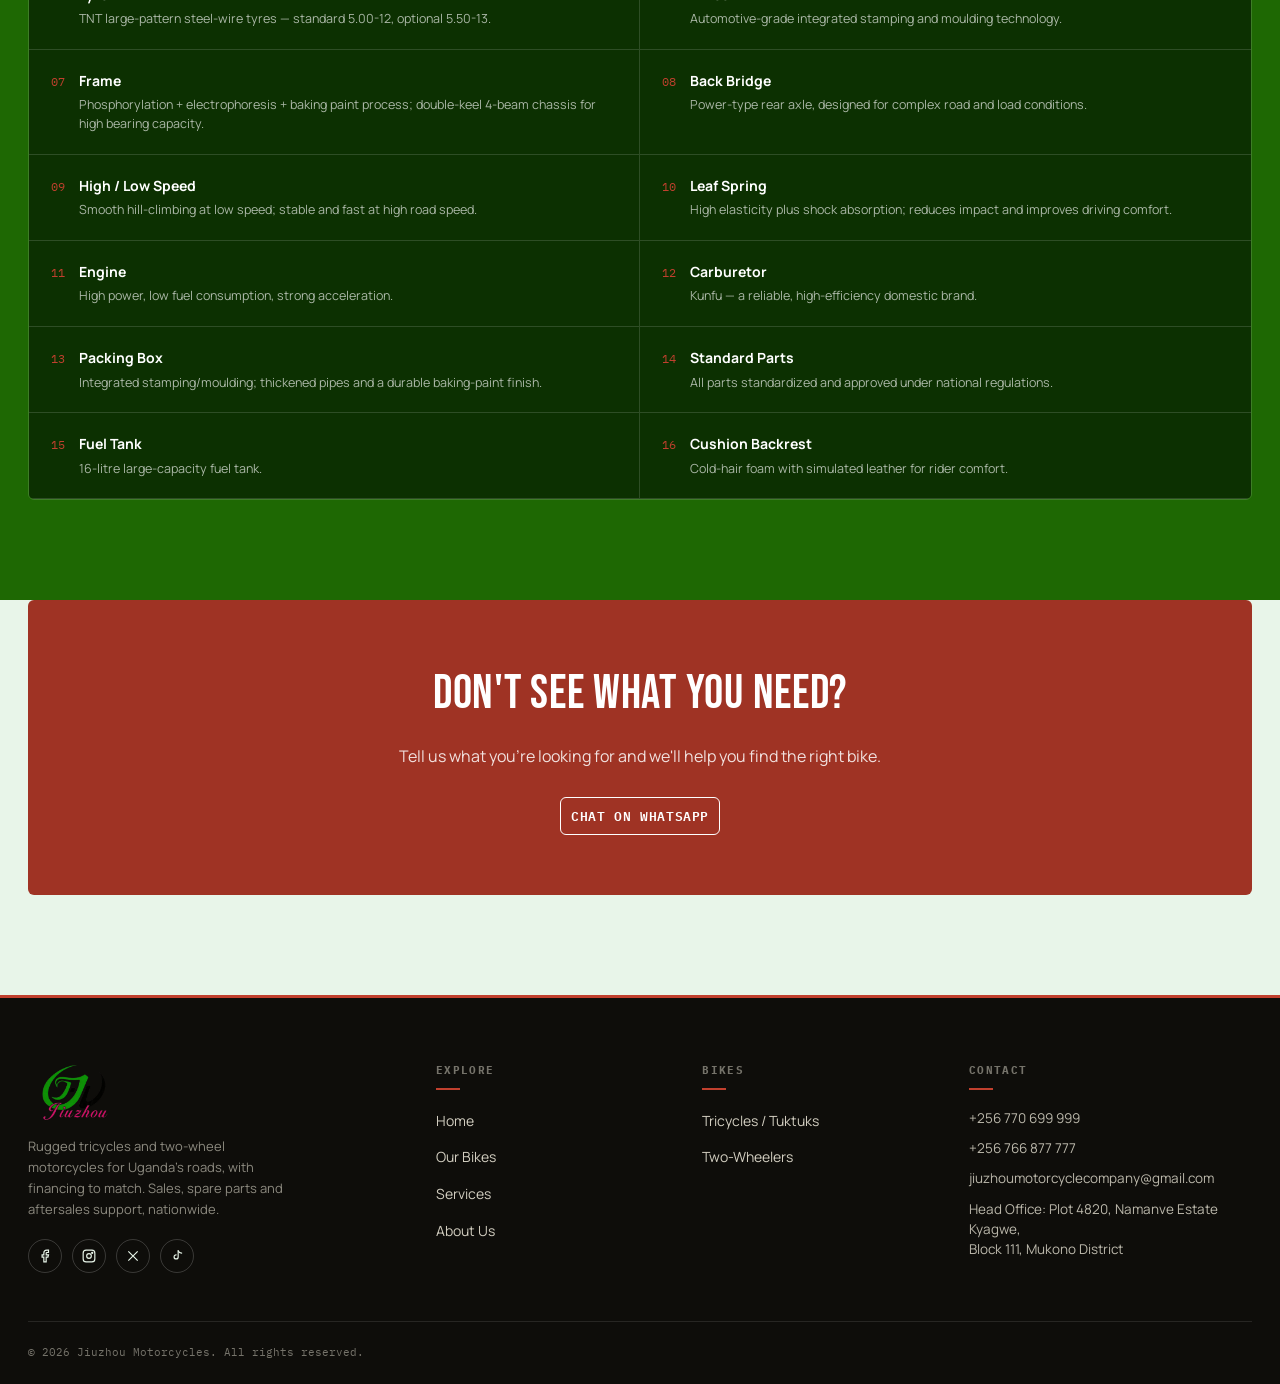
<file: products.html>
<!DOCTYPE html>
<!--
  ============================================================
  JIUZHOU MOTORCYCLES — BIKES PAGE
  ============================================================
  TRICYCLE specs below are REAL, provided by the client.
  TWO-WHEELER models (JZ Rider 125, JZ Trail 150, JZ Sport 200)
  are STILL PLACEHOLDER — no real motorcycle specs given yet.
  Images point to a local /images folder — see README for the
  full file checklist to create.
  ============================================================
-->
<html lang="en">
<head>
<meta charset="UTF-8">
<meta name="viewport" content="width=device-width, initial-scale=1.0">
<meta name="color-scheme" content="light only">
<title>Our Bikes — Jiuzhou Motorcycles</title>
<meta name="description" content="Browse Jiuzhou Motorcycles' full range of cargo tricycles, passenger tuktuks and two-wheel motorcycles.">
<link rel="icon" type="image/png" href="images/favicon.png">
<link rel="preconnect" href="https://fonts.googleapis.com">
<link rel="preconnect" href="https://fonts.gstatic.com" crossorigin>
<link href="https://fonts.googleapis.com/css2?family=Bebas+Neue&family=Caveat:wght@600&family=Manrope:wght@400;500;600;700;800&family=IBM+Plex+Mono:wght@500;600&display=swap" rel="stylesheet">
<link rel="stylesheet" href="css/style.css">
</head>
<body>
<div class="scroll-progress" id="scrollProgress"></div>

<header>
  <div class="wrap nav-inner">
    <a href="index.html" class="logo">
      <img src="images/logo.png" alt="Jiuzhou Motorcycles" class="logo-img">
      <span class="logo-word logo-word-main">JIUZHOU</span><br>
      <span class="logo-word logo-word-sub">MOTORCYCLES</span>    </a>
    <button class="menu-toggle" id="menuToggle" aria-label="Toggle menu">&#9776;</button>
    <nav class="main-nav" id="mainNav">
      <ul>
        <li><a href="index.html">Home</a></li>
        <li><a href="products.html" class="current">Bikes</a></li>
        <li><a href="index.html#services">Services</a></li>
        <li><a href="index.html#about">About</a></li>
        <li><a href="index.html#contact">Contact</a></li>
      </ul>
    </nav>
    <div class="nav-actions">
      <a class="btn btn-red" href="https://wa.me/256766877777" target="_blank" rel="noopener">Chat on WhatsApp</a>
    </div>
  </div>
</header>

<section class="page-header brand-section">
  <div class="wrap">
    <span class="eyebrow reveal">FULL LINEUP</span>
    <h1 class="reveal" style="margin-top:10px;">Our Bikes</h1>
    <p class="reveal">Tap any model to see full specs and gallery. Availability changes often — message us on WhatsApp to confirm stock.</p>
  </div>
</section>

<section class="section " style="padding-top:0;">
    <div class="wrap">
    <div class="filter-bar reveal">
      <div class="toggle-group" role="tablist" aria-label="Filter bikes">
        <button class="active" data-filter="all">All</button>
        <button data-filter="tricycle">Tricycles</button>
        <button data-filter="motorcycle">Two-Wheelers</button>
      </div>
      <span class="result-count mono" id="resultCount">10 MODELS SHOWN</span>
    </div>

    <div class="catalog-grid" id="catalogGrid">

      <!-- ===== juizhou 125 ===== -->
        <div class="catalog-card reveal" data-id="jiuzhou-125" data-type="motorcycle">        <div class="bike-media">
          
          <img src="images/bikes/125_red.jpg" alt="QJ WANG 125  — photo">
        </div>
        <div class="bike-body">
          <span class="cat mono">Motorcycle</span>
          <h3>Jiuzhou Speedmaster</h3>
          <div class="bike-specs-mini">
            <div>Engine<strong>125CC</strong></div>
          </div>
          <div class="bike-body-footer">
            <span class="price-tag">Price on request</span>
            <span class="view-link">Tap to expand <svg viewBox="0 0 24 24" fill="none" stroke="currentColor" stroke-width="2"><path d="M6 9l6 6 6-6"/></svg></span>
          </div>
        </div>
      </div>
      <div class="dossier-row" id="dossier-jiuzhou-125" data-for="jiuzhou-125">
        <div class="dossier">
          <button class="dossier-close" aria-label="Close">&#10005;</button>
          <div class="dossier-top">
            <div class="dossier-gallery">
              <div class="dossier-gallery-main">
                <img src="images/bikes/125_red.jpg" alt="JZ Cargo 150 (Oil-Cooled) — main photo">
              </div>
              <div class="dossier-thumbs">
                <button class="active"><img src="images/bikes/125_red.jpg" alt="JZ Cargo 150 (Oil-Cooled) photo 1"></button>
                <button><img src="images/bikes/125.jpg" alt="JZ Cargo 150 (Oil-Cooled) photo 2"></button>
              </div>
            </div>
            <div class="dossier-info">
              <span class="cat mono">MOTOCYCLE</span>
              <h3>Jiuzhou Speedmaster</h3>
              <div class="dossier-tabs">
                <!-- <button class="active" data-tab="overview">Overview</button> -->
                <button class="active" data-tab="specs">Specs</button>
              </div>
              <!-- <div class="dossier-pane active" data-pane="overview">
                <p class="desc">Same as the air-cooled version but includes an oil-cooling system for better heat control.</p>
              </div> -->
              <div class="dossier-pane active" data-pane="specs">
                <table class="spec-table">
                  <tr><td colspan="2" style="padding-top:0; color:var(--green); font-weight:700; letter-spacing:0.06em;">MAIN TECHNICAL PARAMETERS</td></tr>
                  <tr><td>Engine</td><td>125CC</td></tr>
                  <tr><td>Fuel Consumption</td><td>1.8L / 100km</td></tr>
                  <tr><td>Max Speed</td><td>120 km/h</td></tr>
                  <tr><td>Key Technical Upgrades</td><td>Oil-cooled version enhanced heat control </br> improved performance </br> increased durability. </td></tr>
                </table>
              </div>

              <div class="interest-panel">
                <span class="eyebrow">JIUZHOU MOTORCYCLES</span>
                <h4>Interested in the Jiuzhou Speedmaster?</h4>
                <p>Chat with our team for current pricing, financing options and availability.</p>
                <div class="dossier-footer" style="margin-top:0;">
                  <a href="https://wa.me/256766877777" target="_blank" rel="noopener" class="btn btn-red">Enquire on WhatsApp</a>
                  <a href="tel:+256770699999" class="btn btn-outline">Call Us</a>
                </div>
              </div>
            </div>
          </div>
        </div>
      </div>

      <!-- ===== juizhou xr offroad ===== -->
        <div class="catalog-card reveal" data-id="jiuzhou-xr-offroad" data-type="motorcycle">        <div class="bike-media">
          
          <img src="images/bikes/xr_offroad_blue.jpg" alt="QJ WANG 125  — photo">
        </div>
        <div class="bike-body">
          <span class="cat mono">TWO-WHEELER</span>
          <h3>Jiuzhou XR - Off-road bike</h3>
          <div class="bike-specs-mini">
            <div>Engine<strong>150CC</strong></div>
          </div>
          <div class="bike-body-footer">
            <span class="price-tag">Price on request</span>
            <span class="view-link">Tap to expand <svg viewBox="0 0 24 24" fill="none" stroke="currentColor" stroke-width="2"><path d="M6 9l6 6 6-6"/></svg></span>
          </div>
        </div>
      </div>
      <div class="dossier-row" id="dossier-jiuzhou-xr-offroad" data-for="jiuzhou-xr-offroad">
        <div class="dossier">
          <button class="dossier-close" aria-label="Close">&#10005;</button>
          <div class="dossier-top">
            <div class="dossier-gallery">
              <div class="dossier-gallery-main">
                <img src="images/bikes/xr_offroad_blue.jpg" alt="JZ Cargo 150 (Oil-Cooled) — main photo">
              </div>
              <div class="dossier-thumbs">
                <button class="active"><img src="images/bikes/xr_offroad_red.jpg" alt="JZ Cargo 150 (Oil-Cooled) photo 1"></button>
                <button><img src="images/bikes/xr_offroad_side.jpg" alt="JZ Cargo 150 (Oil-Cooled) photo 2"></button>

              </div>
            </div>
            <div class="dossier-info">
              <span class="cat mono">TWO-WHEELER</span>
              <h3>Jiuzhou XR - Off-road bike</h3>
              <div class="dossier-tabs">
                <!-- <button class="active" data-tab="overview">Overview</button> -->
                <button class="active" data-tab="specs">Specs</button>
              </div>
              <!-- <div class="dossier-pane active" data-pane="overview">
                <p class="desc">Same as the air-cooled version but includes an oil-cooling system for better heat control.</p>
              </div> -->
              <div class="dossier-pane active" data-pane="specs">
                <table class="spec-table">
                  <tr><td colspan="2" style="padding-top:0; color:var(--green); font-weight:700; letter-spacing:0.06em;">MAIN TECHNICAL PARAMETERS</td></tr>
                  <tr><td>Engine</td><td>150CC</td></tr>
                  <tr><td>Fuel Consumption</td><td>1.8L / 100km</td></tr>
                  <tr><td>Max Speed</td><td>120 km/h</td></tr>
                  <tr><td>Key Technical Upgrades</td><td>Oil-cooled version enhanced heat control </br> improved performance </br> increased durability. </td></tr>
                </table>
              </div>

              <div class="interest-panel">
                <span class="eyebrow">JIUZHOU MOTORCYCLES</span>
                <h4>Interested in the Jiuzhou XR - Off-road bike?</h4>
                <p>Chat with our team for current pricing, financing options and availability.</p>
                <div class="dossier-footer" style="margin-top:0;">
                  <a href="https://wa.me/256766877777" target="_blank" rel="noopener" class="btn btn-red">Enquire on WhatsApp</a>
                  <a href="tel:+256770699999" class="btn btn-outline">Call Us</a>
                </div>
              </div>
            </div>
          </div>
        </div>
      </div>

      
      <!-- ===== Double Tire Dumping Truck  ===== -->
    <div class="catalog-card reveal" data-id="cargo-300-selftipping" data-type="tricycle">
      <div class="bike-media">
        <span class="bike-badge">New</span>
        <img src="images/bikes/tipper_side.jpg" alt="QJ WANG 300 — photo">
      </div>
      <div class="bike-body">
        <span class="cat mono">CARGO TRICYCLE &middot; TUKTUK</span>
        <h3>Double Tire Dumping Truck</h3>
        <div class="bike-specs-mini">
          <div>Engine<strong>300CC</strong></div>
          <div>Load<strong>2.5 ton</strong></div>
        </div>
        <div class="bike-body-footer">
          <span class="price-tag">Price on request</span>
          <span class="view-link">Tap to expand <svg viewBox="0 0 24 24" fill="none" stroke="currentColor" stroke-width="2"><path d="M6 9l6 6 6-6"/></svg></span>
        </div>
      </div>
    </div>
    <div class="dossier-row" id="dossier-cargo-300-selftipping" data-for="cargo-300-selftipping">
        <div class="dossier">
          <button class="dossier-close" aria-label="Close">&#10005;</button>
          <div class="dossier-top">
            <div class="dossier-gallery">
              <div class="dossier-gallery-main">
                <img src="images/bikes/300_blue_tipper_front.jpg" alt="JZ Cargo 150 (Oil-Cooled) — main photo">
              </div>
              <div class="dossier-thumbs">
                <button class="active"><img src="images/bikes/300_blue_tipper_front.jpg" alt="JZ Cargo 150 (Oil-Cooled) photo 1"></button>
                <button><img src="images/bikes/tipper_side.jpg" alt="JZ Cargo 150 (Oil-Cooled) photo 2"></button>
                <button><img src="images/bikes/300_blue_tipper_side_right.jpg" alt="JZ Cargo 150 (Oil-Cooled) photo 3"></button>
              </div>
            </div>
            <div class="dossier-info">
              <span class="cat mono">DOUBLE TIRE &middot; TUKTUK</span>
              <h3>Double Tire Dumping Truck</h3>
              <div class="dossier-tabs">
                <!-- <button class="active" data-tab="overview">Overview</button> -->
                <button class="active" data-tab="specs">Specs</button>
              </div>
              <!-- <div class="dossier-pane active" data-pane="overview">
                <p class="desc">Same as the air-cooled version but includes an oil-cooling system for better heat control.</p>
              </div> -->
              <div class="dossier-pane active" data-pane="specs">
                <table class="spec-table">
                  <tr><td colspan="2" style="padding-top:0; color:var(--green); font-weight:700; letter-spacing:0.06em;">MAIN TECHNICAL PARAMETERS</td></tr>
                  <tr><td>Engine</td><td>300CC </td></tr>
                  <tr><td>Loading</td><td>self tipping </td></tr>
                  <tr><td>Cooling System</td><td>Radiator water-cooled</td></tr>
                  <tr><td>Body Size (W &times; L, m)</td><td>2.205 × 1.40</td></tr>
                  <tr><td>Max Speed</td><td>160 km/h</td></tr>
                  <tr><td>Carrying Capacity (incl. rider)</td><td>2.2 tons</td></tr>
                  <tr><td>Key Technical Upgrades</td><td>Radiator water-cooled version enhanced heat control </br> improved performance </br> increased durability. </td></tr>
                </table>
              </div>

              <div class="interest-panel">
                <span class="eyebrow">JIUZHOU MOTORCYCLES</span>
                <h4>Interested in the Double Tire QJ Wang (Radiator Water-Cooled)?</h4>
                <p>Chat with our team for current pricing, financing options and availability.</p>
                <div class="dossier-footer" style="margin-top:0;">
                  <a href="https://wa.me/256766877777" target="_blank" rel="noopener" class="btn btn-red">Enquire on WhatsApp</a>
                  <a href="tel:+256770699999" class="btn btn-outline">Call Us</a>
                </div>
              </div>
            </div>
          </div>
        </div>
      </div>

      <!-- ===== Double Tire QJ Wang (Radiator Water-Cooled) ===== -->
      <div class="catalog-card reveal" data-id="cargo-300-water" data-type="tricycle">
        <div class="bike-media">
      
          <img src="images/bikes/300_green_side.jpg" alt="QJ WANG 300 (Radiator Water-Cooled) — photo">
        </div>
        <div class="bike-body">
          <span class="cat mono">DOUBLE TIRE &middot; TUKTUK</span>
          <h3>Double Tire QJ Wang</h3>
          <div class="bike-specs-mini">
            <div>Engine<strong>300CC</strong></div>
            <div>Load<strong>2.2 tons</strong></div>
          </div>
          <div class="bike-body-footer">
            <span class="price-tag">Price on request</span>
            <span class="view-link">Tap to expand <svg viewBox="0 0 24 24" fill="none" stroke="currentColor" stroke-width="2"><path d="M6 9l6 6 6-6"/></svg></span>
          </div>
        </div>
      </div>
      <div class="dossier-row" id="dossier-cargo-300-water" data-for="cargo-300-water">
        <div class="dossier">
          <button class="dossier-close" aria-label="Close">&#10005;</button>
          <div class="dossier-top">
            <div class="dossier-gallery">
              <div class="dossier-gallery-main">
                <img src="images/bikes/300_green_side.jpg" alt="QJ WANG 300 (Radiator Water-Cooled) — main photo">
              </div>
              <div class="dossier-thumbs">
                <button class="active"><img src="images/bikes/300_green_side.jpg" alt="QJ WANG 300 (Radiator Water-Cooled) photo 1"></button>
                <button><img src="images/bikes/300_red_side.jpg" alt="QJ WANG 300 (Radiator Water-Cooled) photo 2"></button>
                <button><img src="images/bikes/300_red_back.jpg" alt="QJ WANG 300 (Radiator Water-Cooled) photo 3"></button>
                <button><img src="images/bikes/300_greeen_back.jpg" alt="JZ Cargo 150 (Oil-Cooled) photo 2"></button>
              </div>
            </div>
            <div class="dossier-info">
              <span class="cat mono">CARGO TRICYCLE &middot; TUKTUK</span>
              <h3>Double Tire QJ Wang</h3>
              <div class="dossier-tabs">
                <!-- <button class="active" data-tab="overview">Overview</button> -->
                <button class="active" data-tab="specs">Specs</button>
              </div>
              <!-- <div class="dossier-pane active" data-pane="overview">
                <p class="desc">Radiator system for cooler performance under load; larger rear tyres for balance.</p>
              </div> -->
              <div class="dossier-pane active" data-pane="specs">
                <table class="spec-table">
                  <tr><td colspan="2" style="padding-top:0; color:var(--green); font-weight:700; letter-spacing:0.06em;">MAIN TECHNICAL PARAMETERS</td></tr>
                  <tr><td>Engine</td><td>300CC</td></tr>
                  <tr><td>Cooling System</td><td>Radiator water-cooled</td></tr>
                  <tr><td>Body Size (W &times; L, m)</td><td>2.20 × 1.40</td></tr>
                  <tr><td>Max Speed</td><td>160 km/h</td></tr>
                  <tr><td>Carrying Capacity (incl. rider)</td><td>2.5 tons</td></tr>
                  <tr><td>Key Technical Upgrades</td><td>Radiator system for cooler performance under load </br> larger rear tyres for balance </br> improved torque </br> load stability. </td></tr>
                </table>
              </div>

              <div class="interest-panel">
                <span class="eyebrow">JIUZHOU MOTORCYCLES</span>
                <h4>Interested in the Double Tire QJ Wang?</h4>
                <p>Chat with our team for current pricing, financing options and availability.</p>
                <div class="dossier-footer" style="margin-top:0;">
                  <a href="https://wa.me/256766877777" target="_blank" rel="noopener" class="btn btn-red">Enquire on WhatsApp</a>
                  <a href="tel:+25677069999" class="btn btn-outline">Call Us</a>
                </div>
              </div>
            </div>
          </div>
        </div>
      </div>

      <!-- ===== Single Tire QJ Wang  ===== -->
      <div class="catalog-card reveal" data-id="cargo-200-air" data-type="tricycle">
        <div class="bike-media">
          
          <img src="images/bikes/200_red_side.jpg" alt="QJ WANG 200 — photo">
        </div>
        <div class="bike-body">
          <span class="cat mono">SINGLE TIRE &middot; TUKTUK</span>
          <h3>Single Tire QJ Wang</h3>
          <div class="bike-specs-mini">
            <div>Engine<strong>200CC</strong></div>
            <div>Load<strong>1.6 tons</strong></div>
          </div>
          <div class="bike-body-footer">
            <span class="price-tag">Price on request</span>
            <span class="view-link">Tap to expand <svg viewBox="0 0 24 24" fill="none" stroke="currentColor" stroke-width="2"><path d="M6 9l6 6 6-6"/></svg></span>
          </div>
        </div>
      </div>
      <div class="dossier-row" id="dossier-cargo-200-air" data-for="cargo-200-air">
        <div class="dossier">
          <button class="dossier-close" aria-label="Close">&#10005;</button>
          <div class="dossier-top">
            <div class="dossier-gallery">
              <div class="dossier-gallery-main">
                <img src="images/bikes/200_red_side.jpg" alt="QJ WANG 200 (Air-Cooled) — main photo">
              </div>
              <div class="dossier-thumbs">
                <button class="active"><img src="images/bikes/200_green.jpg" alt="QJ WANG 200 (Air-Cooled) photo 1"></button>
                <button><img src="images/bikes/200_red_side.jpg" alt="QJ WANG 200 (Air-Cooled) photo 2"></button>
                <button><img src="images/bikes/200_blue_side.jpg" alt="QJ WANG 200 (Air-Cooled) photo 3"></button>
              </div>
            </div>
            <div class="dossier-info">
              <span class="cat mono">CARGO TRICYCLE &middot; TUKTUK</span>
              <h3>Single Tire QJ Wang</h3>
              <div class="dossier-tabs">
                <!-- <button class="active" data-tab="overview">Overview</button> -->
                <button class="active" data-tab="specs">Specs</button>
              </div>
              <!-- <div class="dossier-pane active" data-pane="overview">
                <p class="desc">Extended body frame and stronger rear axle; improved torque and load stability.</p>
              </div> -->
              <div class="dossier-pane active" data-pane="specs">
                <table class="spec-table">
                  <tr><td colspan="2" style="padding-top:0; color:var(--green); font-weight:700; letter-spacing:0.06em;">MAIN TECHNICAL PARAMETERS</td></tr>
                  <tr><td>Engine</td><td>200CC</td></tr>
                  <tr><td>Cooling System</td><td>Air-cooled & Radiator Water-cooled</td></tr>
                  <tr><td>Body Size (W &times; L, m)</td><td>2.00 × 1.30</td></tr>
                  <tr><td>Max Speed</td><td>160 km/h</td></tr>
                  <tr><td>Carrying Capacity (incl. rider)</td><td>1.6 tons</td></tr>
                  <tr><td>Key Technical Upgrades</td><td>Extended body frame </br> stronger rear axle </br> improved torque </br> load stability. </td></tr>
                </table>
              </div>

              <div class="interest-panel">
                <span class="eyebrow">JIUZHOU MOTORCYCLES</span>
                <h4>Interested in the Single Tire QJ Wang (Air-Cooling)?</h4>
                <p>Chat with our team for current pricing, financing options and availability.</p>
                <div class="dossier-footer" style="margin-top:0;">
                  <a href="https://wa.me/256766877777" target="_blank" rel="noopener" class="btn btn-red">Enquire on WhatsApp</a>
                  <a href="tel:+256770699999" class="btn btn-outline">Call Us</a>
                </div>
              </div>
            </div>
          </div>
        </div>
      </div>
<!-- ===== Single Tire QJ Wang (Water-Cooling) ===== -->
      <!-- <div class="catalog-card reveal" data-id="cargo-200-water" data-type="tricycle">
        <div class="bike-media">
          
          <img src="images/bikes/300_green_side.jpg" alt="Single Tire QJ Wang (Water-Cooling) — photo">
        </div>
        <div class="bike-body">
          <span class="cat mono">SINGLE TIRE &middot; TUKTUK</span>
          <h3>Single Tire QJ Wang (Water-Cooling)</h3>
          <div class="bike-specs-mini">
            <div>Engine<strong>200CC</strong></div>
            <div>Load<strong>1.8 tons</strong></div>
          </div>
          <div class="bike-body-footer">
            <span class="price-tag">Price on request</span>
            <span class="view-link">Tap to expand <svg viewBox="0 0 24 24" fill="none" stroke="currentColor" stroke-width="2"><path d="M6 9l6 6 6-6"/></svg></span>
          </div>
        </div>
      </div>
      <div class="dossier-row" id="dossier-cargo-200-water" data-for="cargo-150-oil">
        <div class="dossier">
          <button class="dossier-close" aria-label="Close">&#10005;</button>
          <div class="dossier-top">
            <div class="dossier-gallery">
              <div class="dossier-gallery-main">
                <img src="images/bikes/300_green_front_left.jpg" alt="JZ Cargo 150 (Oil-Cooled) — main photo">
              </div>
              <div class="dossier-thumbs">
                <button class="active"><img src="images/bikes/300_green_front.jpg" alt="JZ Cargo 150 (Oil-Cooled) photo 1"></button>
                <button><img src="images/bikes/300_greeen_back.jpg" alt="JZ Cargo 150 (Oil-Cooled) photo 2"></button>
                <button><img src="images/bikes/300_green_side.jpg" alt="JZ Cargo 150 (Oil-Cooled) photo 3"></button>
              </div>
            </div>
            <div class="dossier-info">
              <span class="cat mono">SINGLE TIRE &middot; TUKTUK</span>
              <h3>QJ WANG 200</h3>
              <div class="dossier-tabs">
                <button class="active" data-tab="overview">Overview</button>
                <button class="active" data-tab="specs">Specs</button>
              </div>
              <div class="dossier-pane active" data-pane="overview">
                <p class="desc">Same as the air-cooled version but includes an oil-cooling system for better heat control.</p>
              </div>
              <div class="dossier-pane active" data-pane="specs">
                <table class="spec-table">
                  <tr><td colspan="2" style="padding-top:0; color:var(--green); font-weight:700; letter-spacing:0.06em;">MAIN TECHNICAL PARAMETERS</td></tr>
                  <tr><td>Engine</td><td>200CC</td></tr>
                  <tr><td>Cooling System</td><td>Water-cooled</td></tr>
                  <tr><td>Body Size (W &times; L, m)</td><td>2.00 × 1.30</td></tr>
                  <tr><td>Max Speed</td><td>160 km/h</td></tr>
                  <tr><td>Carrying Capacity (incl. rider)</td><td>1.8 tons</td></tr>
                  <tr><td>Key Technical Upgrades</td><td>Radiator water-cooled version enhanced heat control </br> improved performance </br> increased durability. </td></tr>
                </table>
              </div>

              <div class="interest-panel">
                <span class="eyebrow">JIUZHOU MOTORCYCLES</span>
                <h4>Interested in the Single Tire QJ Wang (Water-Cooling) 200?</h4>
                <p>Chat with our team for current pricing, financing options and availability.</p>
                <div class="dossier-footer" style="margin-top:0;">
                  <a href="https://wa.me/256766877777" target="_blank" rel="noopener" class="btn btn-red">Enquire on WhatsApp</a>
                  <a href="tel:+256770699999" class="btn btn-outline">Call Us</a>
                </div>
              </div>
            </div>
          </div>
        </div>
      </div> -->

  </div>
</section>

<section class="section black-section" id="standard">
  <div class="wrap">
    <div class="section-head reveal">
      <div>
        <span class="eyebrow">SAME ON EVERY MODEL</span>
        <h2>Standard features</h2>
      </div>
      <p>These 16 points apply across the whole Jiuzhou lineup, tricycles and two-wheelers alike.</p>
    </div>
    <div class="feature-table reveal">
      <div class="ft-row"><span class="ft-num mono">01</span><div><h5>Brand Name</h5><p>JIUZHOU — a well-known China-based manufacturer, among the first batch of listed motorcycle brands.</p></div></div>
      <div class="ft-row"><span class="ft-num mono">02</span><div><h5>Headlight</h5><p>High-intensity LED headlights for improved visibility riding at night.</p></div></div>
      <div class="ft-row"><span class="ft-num mono">03</span><div><h5>Appearance</h5><p>Clear digital display of speed and mileage; elegant and intuitive interface.</p></div></div>
      <div class="ft-row"><span class="ft-num mono">04</span><div><h5>Damping</h5><p>Double-plated handlebar absorbers (chrome/nickel) with strong spring suspension.</p></div></div>
      <div class="ft-row"><span class="ft-num mono">05</span><div><h5>Tyre</h5><p>TNT large-pattern steel-wire tyres — standard 5.00-12, optional 5.50-13.</p></div></div>
      <div class="ft-row"><span class="ft-num mono">06</span><div><h5>Wheel Rim</h5><p>Automotive-grade integrated stamping and moulding technology.</p></div></div>
      <div class="ft-row"><span class="ft-num mono">07</span><div><h5>Frame</h5><p>Phosphorylation + electrophoresis + baking paint process; double-keel 4-beam chassis for high bearing capacity.</p></div></div>
      <div class="ft-row"><span class="ft-num mono">08</span><div><h5>Back Bridge</h5><p>Power-type rear axle, designed for complex road and load conditions.</p></div></div>
      <div class="ft-row"><span class="ft-num mono">09</span><div><h5>High / Low Speed</h5><p>Smooth hill-climbing at low speed; stable and fast at high road speed.</p></div></div>
      <div class="ft-row"><span class="ft-num mono">10</span><div><h5>Leaf Spring</h5><p>High elasticity plus shock absorption; reduces impact and improves driving comfort.</p></div></div>
      <div class="ft-row"><span class="ft-num mono">11</span><div><h5>Engine</h5><p>High power, low fuel consumption, strong acceleration.</p></div></div>
      <div class="ft-row"><span class="ft-num mono">12</span><div><h5>Carburetor</h5><p>Kunfu — a reliable, high-efficiency domestic brand.</p></div></div>
      <div class="ft-row"><span class="ft-num mono">13</span><div><h5>Packing Box</h5><p>Integrated stamping/moulding; thickened pipes and a durable baking-paint finish.</p></div></div>
      <div class="ft-row"><span class="ft-num mono">14</span><div><h5>Standard Parts</h5><p>All parts standardized and approved under national regulations.</p></div></div>
      <div class="ft-row"><span class="ft-num mono">15</span><div><h5>Fuel Tank</h5><p>16-litre large-capacity fuel tank.</p></div></div>
      <div class="ft-row"><span class="ft-num mono">16</span><div><h5>Cushion Backrest</h5><p>Cold-hair foam with simulated leather for rider comfort.</p></div></div>
    </div>
  </div>
</section>

<section class="section" style="padding-top:0;">
  <div class="wrap">
    <div class="cta-banner reveal">
      <h2>Don't see what you need?</h2>
      <p>Tell us what you're looking for and we'll help you find the right bike.</p>
      <a href="https://wa.me/256766877777" target="_blank" rel="noopener" class="btn btn-outline">Chat on WhatsApp</a>
    </div>
  </div>
</section>

<footer>
  <div class="wrap">
    <div class="footer-grid">
      <div class="footer-brand">
        <img src="images/logo.png" alt="Jiuzhou Motorcycles" class="footer-logo-img">
        <p>Rugged tricycles and two-wheel motorcycles for Uganda's roads, with financing to match. Sales, spare parts and aftersales support, nationwide.</p>
        <div class="footer-social">
          <a href="#" aria-label="Facebook"><svg viewBox="0 0 24 24" fill="none" stroke="currentColor" stroke-width="2"><path d="M18 2h-3a5 5 0 0 0-5 5v3H7v4h3v8h4v-8h3l1-4h-4V7a1 1 0 0 1 1-1h3z"/></svg></a>
          <a href="#" aria-label="Instagram"><svg viewBox="0 0 24 24" fill="none" stroke="currentColor" stroke-width="2"><rect x="2" y="2" width="20" height="20" rx="5"/><circle cx="12" cy="12" r="4"/><circle cx="17.5" cy="6.5" r="1"/></svg></a>
          <a href="#" aria-label="X / Twitter"><svg viewBox="0 0 24 24" fill="none" stroke="currentColor" stroke-width="2"><path d="M4 4l16 16M20 4L4 20"/></svg></a>
          <a href="https://www.tiktok.com/@jiuzhou256" target="_blank" rel="noopener noreferrer" aria-label="TikTok">
              <svg viewBox="0 0 24 24"
                  fill="none"
                  stroke="currentColor"
                  stroke-width="2"
                  stroke-linecap="round"
                  stroke-linejoin="round">
                  <path d="M14 3v10.5a3.5 3.5 0 1 1-3.5-3.5"/>
                  <path d="M14 3c1 2.5 3 4 6 4"/>
              </svg>
          </a>        
        </div>
      </div>
      <div class="footer-col">
        <h4>Explore</h4>
        <ul>
          <li><a href="index.html">Home</a></li>
          <li><a href="products.html">Our Bikes</a></li>
          <li><a href="index.html#services">Services</a></li>
          <li><a href="index.html#about">About Us</a></li>
        </ul>
      </div>
      <div class="footer-col">
        <h4>Bikes</h4>
        <ul>
          <li><a href="products.html">Tricycles / Tuktuks</a></li>
          <li><a href="products.html">Two-Wheelers</a></li>
         
        </ul>
      </div>
      <div class="footer-col">
        <h4>Contact</h4>
        <span class="contact-line">+256 770 699 999</span>
        <span class="contact-line">+256 766 877 777</span>
        <span class="contact-line">jiuzhoumotorcyclecompany@gmail.com</span>
        <span class="contact-line">Head Office: Plot 4820, Namanve Estate Kyagwe,<br>Block 111, Mukono District</span>
      </div>
    </div>
    <div class="footer-bottom">
      <p>&copy; 2026 Jiuzhou Motorcycles. All rights reserved.</p>
    </div>
  </div>
</footer>

<a href="https://wa.me/256766877777" target="_blank" rel="noopener" class="float-whatsapp" aria-label="Chat on WhatsApp">
  <svg viewBox="0 0 24 24" fill="currentColor"><path d="M12 2a10 10 0 0 0-8.6 15L2 22l5.1-1.3A10 10 0 1 0 12 2zm5.8 14.2c-.2.6-1.4 1.2-2 1.3-.5.1-1.1.1-1.8-.1-.4-.1-1-.3-1.7-.6-3-1.3-4.9-4.3-5.1-4.5-.1-.2-1.2-1.6-1.2-3s.7-2.1 1-2.4c.2-.3.5-.3.7-.3h.5c.2 0 .4 0 .6.5.2.5.7 1.8.8 1.9.1.2.1.3 0 .5-.1.2-.1.3-.3.5-.1.2-.3.4-.4.5-.2.2-.3.3-.1.6.2.3.8 1.3 1.7 2.1 1.2 1 2.1 1.4 2.5 1.5.3.1.5.1.6-.1.2-.2.7-.8.9-1.1.2-.3.4-.2.6-.1.2.1 1.5.7 1.8.8.3.1.5.2.5.3.1.3.1.7-.1 1.2z"/></svg>
</a>

<button class="scroll-hint" id="scrollHint" aria-label="Scroll down">
  <svg viewBox="0 0 24 24" fill="none" stroke="currentColor" stroke-width="2"><path d="M12 5v14M5 12l7 7 7-7"/></svg>
</button>

<!-- <div class="lightbox" id="lightbox">
  <button class="lightbox-close" id="lightboxClose" aria-label="Close">&#10005;</button>
  <img id="lightboxImg" src="" alt="">
</div> -->

<script src="js/main.js"></script>
<script src="js/products.js"></script>
</body>
</html>
</file>
<file: css/style.css>
/* ============================================================
   JIUZHOU MOTORCYCLES — shared stylesheet
   Design v2: "showroom dossier" — near-black showroom floor,
   deep green record panels, vivid red for action, blue for tags.
   ============================================================ */

:root{
  color-scheme: light only;
  --bg:#E8F5E9;
  --bg-soft:#E8F5E9;
  --panel:#FFFFFF;
  --panel-2:#E8F5E9;
  --line:#E3DCC5;
  --cream:#1C1B16;
  --muted:#6E6A57;
  --red:#C1402E;
  --red-dark:#9F3324;
  --blue:#0B1849;
  --green:#1e6803;
  --green-soft:#E8EFE9;
  --black:#0e0d0a;
  --ink:#1C1B16;
  --radius:6px;
--wrap:1560px;
}

/* ---------- brand section (green) ---------- */
.brand-section{
  background:var(--green);
  color:#fff;
  --bg:var(--green);
  --bg-soft:#063001;
  --panel:#22610b;
  --panel-2:#1B9A54;
  --line:rgba(255,255,255,0.2);
  --cream:#FFFFFF;
  --muted:rgba(255,255,255,0.7);
}
.brand-section h1, .brand-section h2, .brand-section h3,
.brand-section h4, .brand-section h5{color:#fff;}
.brand-section .btn-outline{border-color:#fff; color:#fff;}
.brand-section .btn-outline:hover{background:rgba(255,255,255,0.15);}
.brand-section .hero-note, .brand-section .hero-note svg{color:#fff;}
.brand-section .testi-quote-mark{color:rgba(255,255,255,0.2);}

/* ---------- dark section utility ---------- */
.dark-section{
  background:var(--black);
  color:#fff;
  --bg:#0F0F0F;
  --bg-soft:#1A1A1A;
  --panel:#1A1A1A;
  --panel-2:#202020;
  --line:rgba(255,255,255,0.14);
  --cream:#FFFFFF;
  --muted:rgba(255,255,255,0.62);
}
.dark-section h1, .dark-section h2, .dark-section h3,
.dark-section h4, .dark-section h5{color:#fff;}
.dark-section .btn-outline{border-color:#fff; color:#fff;}
.dark-section .btn-outline:hover{background:rgba(255,255,255,0.12);}
.dark-section .hero-note, .dark-section .hero-note svg{color:#fff;}
.dark-section .testi-quote-mark{color:rgba(255,255,255,0.15);}

*{box-sizing:border-box; margin:0; padding:0;}
html{scroll-behavior:smooth;}
body{
  font-family:'Manrope', sans-serif;
  background:var(--bg);
  color:var(--cream);
  line-height:1.6;
  -webkit-font-smoothing:antialiased;
  overflow-x:hidden;
}
body::before{
  content:""; position:fixed; inset:0; pointer-events:none; z-index:1000; opacity:0.035; mix-blend-mode:multiply;
  background-image:url("data:image/svg+xml,%3Csvg xmlns='http://www.w3.org/2000/svg' width='140' height='140'%3E%3Cfilter id='n'%3E%3CfeTurbulence type='fractalNoise' baseFrequency='0.85' numOctaves='2' stitchTiles='stitch'/%3E%3C/filter%3E%3Crect width='100%25' height='100%25' filter='url(%23n)'/%3E%3C/svg%3E");
}
.scroll-progress{
  position:fixed; top:0; left:0; height:1px; width:0%; z-index:200;
  background:linear-gradient(90deg, var(--green), var(--red)); transition:width .1s linear;
}
img,svg{display:block; max-width:100%;}
a{color:inherit; text-decoration:none;}
ul{list-style:none;}
.wrap{max-width:var(--wrap); margin:0 auto; padding:0 28px;}

h1,h2,h3,.display{
  font-family:'Bebas Neue', sans-serif;
  letter-spacing:0.015em;
  line-height:1.4;
  font-weight:200;
}
.mono{font-family:'IBM Plex Mono', monospace;}
.eyebrow{
  font-family:'IBM Plex Mono', monospace;
  font-size:10px;
  letter-spacing:0.2em;
  text-transform:uppercase;
  font-weight:500;
  color:var(--red);
  position:relative;
  padding-left:20px;
}
.eyebrow::before{
  content:""; position:absolute; left:0; top:50%; transform:translateY(-50%);
  width:13px; height:3px; background:var(--red); border-radius:2px;
}

.logo-word{font-family:'Bebas Neue', sans-serif; line-height:1; letter-spacing:0.1em;}
.logo-word-main{font-size:25px; color:#fff; margin-right:2px;}
.logo-word-sub{font-size:13px; color:rgba(255,255,255,0.75); font-weight:400;}

/* ---------- utility bar ---------- */
.utility-bar{
  background:var(--black); color:var(--bg); overflow:hidden;
  max-height:36px; transition:max-height .3s ease, opacity .3s ease;
  border-top:4px solid var(--red);
}
.utility-bar-inner{
  display:flex; justify-content:space-between; align-items:center; padding:8px 0;
  font-family:'IBM Plex Mono', monospace; font-size:11px; letter-spacing:0.03em;
}
.utility-bar a{color:var(--bg);}
.utility-bar .u-links{display:flex; gap:24px;}
.utility-bar .u-links span{opacity:0.75;}
header.scrolled .utility-bar{max-height:0; opacity:0;}
@media (max-width:700px){.utility-bar .u-hide-mobile{display:none;}}

.stats{border-bottom:4px solid var(--black);}
.section-head h2{position:relative; padding-left:18px;}
.section-head h2::before{
  content:""; position:absolute; left:0; top:8%; bottom:8%; width:5px;
  background:var(--black);
}
.testi-slide:nth-of-type(2) .testi-avatar{background:var(--red);}
.testi-slide:nth-of-type(3) .testi-avatar{background:var(--black);}
/* ---------- header ---------- */
header{
  position:fixed; top:0; left:0; right:0; z-index:100;
  background:var(--green); color:#fff; border-bottom:1px solid rgba(0, 0, 0, 0.12);
  transition:box-shadow .3s ease, padding .3s ease;
}
.nav-inner{padding:20px 28px;}
header.scrolled{
  box-shadow:0 8px 24px -16px rgba(0,0,0,0.35);
}
header.scrolled .nav-inner{padding:12px 28px;}
.nav-inner{display:flex; align-items:center; justify-content:space-between; gap:20px;}
.logo{display:flex; align-items:center; gap:10px; line-height:1;}
.logo-img{width:130px; height:80px; object-fit:cover; object-position:left center; display:block; flex-shrink:0; transition:width .3s ease, height .3s ease;}
@media (max-width:820px){
  .logo-img{width:70px; height:44px;}
  .nav-inner{padding:12px 20px;}
}
/* header.scrolled .logo-img{width:82px; height:26px;}
@media (max-width:700px){
  .logo-img,
  header.scrolled .logo-img{
    width:100px !important;
    height:32px !important;
  }
} */
.logo .sub{font-family:'IBM Plex Mono', monospace; font-size:8.5px; letter-spacing:0.14em; color:var(--muted); max-width:130px; line-height:1.35; flex-shrink:0;}
@media (max-width:560px){.logo .sub{display:none;}}
nav.main-nav ul{display:flex; gap:34px;}
nav.main-nav a{
  font-family:'IBM Plex Mono', monospace; font-size:12.5px; letter-spacing:0.06em;
  text-transform:uppercase; color:#fff; position:relative; padding:4px 0;
}
nav.main-nav a::after{
  content:""; position:absolute; left:0; bottom:0; width:0; height:2px; background:var(--red);
  transition:width .25s ease;
  background-color: #0B1849;
}
nav.main-nav a:hover::after, nav.main-nav a.current::after{width:100%;}
.btn{
  font-family:'IBM Plex Mono', monospace; font-size:12.5px; letter-spacing:0.05em;
  text-transform:uppercase; font-weight:600; padding:8px 10px; border-radius:var(--radius);
  display:inline-flex; align-items:center; gap:8px; transition:transform .15s ease, background .2s ease, border-color .2s ease, box-shadow .2s ease;
  will-change:transform;
}
.btn-red{background:var(--red-dark); color:#fff; box-shadow:0 6px 16px -8px rgba(193,64,46,0.5);}
.btn-red:hover{background:var(--red);}
.btn-outline{border:1.5px solid var(--green); color:var(--green);}
.btn-outline:hover{background:var(--green-soft);}
.menu-toggle{display:none; background:none; border:none; color:#fff; font-size:24px; cursor:pointer;}


@media (max-width:900px){
  nav.main-nav{
    position: fixed;
    top: 0;
    right: 0;
    bottom: 0;
    width: 78%;
    max-width: 320px;
    background: var(--green);
    padding: 100px 32px 32px;
    transform: translateX(100%);
    transition: transform .3s ease;
    z-index: 99;
    border-left: 1px solid var(--line);
  }
  nav.main-nav.open{transform:translateX(0);}
  nav.main-nav ul{flex-direction:column; gap:6px;}
  nav.main-nav ul li a{display:block; padding:14px 0; border-bottom:1px solid var(--line);}
 .menu-toggle{
    display: block;
    margin-left: auto;   /* Pushes it to the far right */
    z-index: 101;
  }  .nav-actions {display:none;}
}

/* ---------- marquee ticker ---------- */
.ticker{
  background:var(--green); color:#fff; overflow:hidden; white-space:nowrap;
  border-top:1px solid rgba(0,0,0,0.15); border-bottom:1px solid rgba(0,0,0,0.15);
}
.ticker-track{
  display:inline-flex; gap:40px; padding:5px 0; animation:scrollTicker 26s linear infinite;
}
@media (max-width:820px){
  .ticker-track span{font-size:10px;}
  .ticker-track{padding:6px 0;}
}
.ticker-track span{
  font-family:'IBM Plex Mono', monospace; font-size:12px; letter-spacing:0.08em; text-transform:uppercase; font-weight:600;
}
@keyframes scrollTicker{from{transform:translateX(0);} to{transform:translateX(-50%);}}
@media (prefers-reduced-motion:reduce){.ticker-track{animation:none;}}

/* ---------- hero ---------- */
.hero{
  position:relative;
  padding:90px 0 30px;
  min-height:680px;
  display:flex;
  align-items:center;
  background:
    linear-gradient(100deg, rgba(15,14,10,0.82) 0%, rgba(15,14,10,0.5) 5%, rgba(15,14,10,0.2) 10%),
    url("../images/offer.webp") center 42% / cover no-repeat,
    var(--black);
}

@media (max-width:820px){
  .hero{
    padding:100px 16px 32px;
    min-height:0;
    height:auto;
    display:flex;
    align-items:flex-end;
    background:
      linear-gradient(100deg, rgba(15,14,10,0.82) 0%, rgba(15,14,10,0.5) 5%, rgba(15,14,10,0.2) 5%),
      url("../images/offer.webp") center 25% / cover no-repeat,
            var(--black);
  }
  .hero-copy{gap:10px;}
  .hero h1{font-size:clamp(24px,6.5vw,34px); color:#fff;}
  .hero-ctas{gap:10px;}
  .hero-ctas .btn{padding:10px 16px; font-size:11px;}
}

.hero-inner{
  position:relative; z-index:2;
}
.hero-copy{
  max-width:700px; margin:0 auto; text-align:center;
  display:flex; flex-direction:column; gap:16px;
}
.hero h1{font-size:clamp(40px,5.6vw,68px); color:#fff; text-transform:uppercase; line-height:1.05;}
.hero h1 em{font-style:normal; color:var(--red); position:relative; display:inline-block;}
.hero p.lede{font-size:16.5px; color:rgba(255,255,255,0.85); max-width:48ch; margin:20px 0 30px;}

.hero-ctas{
  display:flex; gap:16px; flex-wrap:wrap; align-items:center; justify-content:center; position:relative;
}
.btn-loan{
  display:inline-flex; margin:6px auto 0;
  background:rgba(255,255,255,0.12); color:#fff; border:1.5px solid rgba(255,255,255,0.4);
  backdrop-filter:blur(4px);
  font-size:14px; padding:16px 30px;
  
}
.btn-loan:hover{background:var(--red-dark); transform:translateY(-2px);}
@media (max-width:480px){
  .btn-loan{font-size:12.5px; padding:14px 22px;}
}
.hero-note{
  display:inline-flex; align-items:center; gap:8px;
  font-family:'IBM Plex Mono', monospace; font-size:12px; font-weight:600; letter-spacing:0.04em;
  color:#fff; background:rgba(255,255,255,0.1); border:1px solid rgba(255,255,255,0.22);
  padding:9px 14px; border-radius:999px;
}
.hero-note svg{width:15px; height:15px; color:var(--red);}
@media (max-width:640px){.hero-note{display:none;}}

@media (max-width:900px){
  .hero-copy{max-width:100%; padding:0 16px;}
}


/* ---------- locations carousel ---------- */
/* .loc-arrows{display:flex; gap:10px;}
.loc-arrow{
  width:42px; height:42px; border-radius:50%; border:1.5px solid var(--line);
  background:var(--panel); color:var(--ink); display:flex; align-items:center; justify-content:center;
  cursor:pointer; transition:border-color .2s ease, background .2s ease;
}
.loc-arrow:hover{border-color:var(--red); background:var(--green-soft);}
.loc-arrow svg{width:18px; height:18px;}

.loc-carousel{
  display:flex; gap:20px; overflow-x:auto; scroll-snap-type:x mandatory;
  padding-bottom:8px; scrollbar-width:none;
}
.loc-carousel::-webkit-scrollbar{display:none;}
.loc-card{
  position:relative; flex:0 0 auto; width:320px; height:220px;
  border-radius:14px; overflow:hidden; scroll-snap-align:start;
}
.loc-card img{width:100%; height:100%; object-fit:cover; display:block;}
.loc-tag{
  position:absolute; bottom:14px; left:14px; background:rgba(15,14,10,0.7); color:#fff;
  font-family:'IBM Plex Mono',monospace; font-size:12px; font-weight:600; letter-spacing:0.04em;
  padding:8px 14px; border-radius:999px; backdrop-filter:blur(4px);
}
@media (max-width:640px){
  .loc-card{width:260px; height:180px;}
} */





/* =========================
   LOCATION CAROUSEL
========================= */

.loc-carousel-wrap {
  position: relative;
  width: 100%;
}

.loc-carousel {
  display: flex;
  gap: 18px;
  width: 100%;
  overflow-x: auto;
  scroll-snap-type: x mandatory;
  scroll-behavior: smooth;
  padding: 8px 5px 18px;
  scrollbar-width: none;
  -ms-overflow-style: none;
}

.loc-carousel::-webkit-scrollbar {
  display: none;
}

.loc-card {
  position: relative;
  flex: 0 0 440px;
  width: 440px;
  height: 280px;
  border-radius: 16px;
  overflow: hidden;
  scroll-snap-align: start;
  background: #111;
  box-shadow: 0 8px 25px rgba(0,0,0,0.12);
}

.loc-card img {
  width: 100%;
  height: 100%;
  display: block;
  object-fit: cover;
}

.loc-card::after {
  content: "";
  position: absolute;
  inset: 0;
  background: linear-gradient(
    to top,
    rgba(0,0,0,0.70),
    rgba(0,0,0,0.10) 60%,
    transparent
  );
  pointer-events: none;
}

.loc-tag {
  position: absolute;
  left: 15px;
  bottom: 15px;
  z-index: 2;

  background: rgba(43, 41, 33, 0.78);
  color: #fff;

  font-family: 'IBM Plex Mono', monospace;
  font-size: 12px;
  font-weight: 600;

  padding: 8px 13px;
  border-radius: 999px;

  backdrop-filter: blur(6px);
  -webkit-backdrop-filter: blur(6px);

  border: 1px solid rgba(255,255,255,0.12);
}


/* =========================
   ARROWS
========================= */

.loc-arrow {
  position: absolute;
  top: 50%;
  transform: translateY(-50%);
  z-index: 10;

  width: 42px;
  height: 42px;

  border-radius: 50%;
  border: 1px solid rgba(255,255,255,0.25);

  background: rgba(15,14,10,0.72);
  color: #fff;

  display: flex;
  align-items: center;
  justify-content: center;

  cursor: pointer;

  backdrop-filter: blur(6px);
  -webkit-backdrop-filter: blur(6px);

  transition: all 0.25s ease;
}

.loc-arrow svg {
  width: 18px;
  height: 18px;
}

.loc-arrow:hover {
  background: var(--red);
  border-color: var(--red);
  transform: translateY(-50%) scale(1.05);
}

.loc-arrow-left {
  left: 10px;
}

.loc-arrow-right {
  right: 10px;
}


/* =========================
   LAPTOP
========================= */

@media (max-width: 1399px) and (min-width: 1101px) {
  .loc-card {
    flex-basis: 420px;
    width: 420px;
    height: 265px;
  }
}


/* =========================
   TABLET / SMALL LAPTOP
========================= */

@media (max-width: 1100px) and (min-width: 641px) {
  .loc-card {
    flex-basis: 380px;
    width: 380px;
    height: 245px;
  }
}


/* =========================
   MOBILE
========================= */

@media (max-width: 640px) {

  .loc-carousel {
    gap: 14px;
  }

  .loc-card {
    flex-basis: 290px;
    width: 290px;
    height: 195px;
    border-radius: 14px;
  }

  .loc-tag {
    left: 12px;
    bottom: 12px;
    font-size: 10px;
    padding: 7px 11px;
  }

  .loc-arrow {
    width: 38px;
    height: 38px;
  }

  .loc-arrow svg {
    width: 16px;
    height: 16px;
  }

  .loc-arrow-left {
    left: 7px;
  }

  .loc-arrow-right {
    right: 7px;
  }
}


/* =========================
   VERY SMALL PHONES
========================= */

@media (max-width: 400px) {
  .loc-card {
    flex-basis: 270px;
    width: 270px;
    height: 180px;
  }
}


/* =========================================================
   LOCATIONS CAROUSEL
   ========================================================= */

.loc-carousel-wrap {
  position: relative;
  width: 100%;
}


/* Carousel */

.loc-carousel {
  display: flex;
  gap: 24px;

  width: 100%;
  overflow-x: auto;

  scroll-snap-type: x mandatory;
  scroll-behavior: smooth;

  padding: 10px 5px 22px;

  scrollbar-width: none;
  -ms-overflow-style: none;

  user-select: none;
  -webkit-user-select: none;
}

.loc-carousel::-webkit-scrollbar {
  display: none;
}


/* =========================================================
   LOCATION CARD
   ========================================================= */

.loc-card {
  position: relative;

  flex: 0 0 680px;
  width: 680px;
  height: 430px;

  border-radius: 22px;
  overflow: hidden;

  scroll-snap-align: start;

  background: #111;

  box-shadow: 0 12px 35px rgba(0, 0, 0, 0.15);

  transition:
    transform 0.35s ease,
    box-shadow 0.35s ease;
}

.loc-card img {
  width: 100%;
  height: 100%;

  display: block;
  object-fit: cover;

  transition: transform 0.7s ease;
}


/* Image overlay */

.loc-card::after {
  content: "";

  position: absolute;
  inset: 0;

  background: linear-gradient(
    to top,
    rgba(0, 0, 0, 0.78) 0%,
    rgba(0, 0, 0, 0.25) 42%,
    rgba(0, 0, 0, 0.02) 75%
  );

  pointer-events: none;
}


/* Hover */

.loc-card:hover {
  transform: translateY(-5px);

  box-shadow:
    0 18px 45px rgba(0, 0, 0, 0.20);
}

.loc-card:hover img {
  transform: scale(1.05);
}


/* =========================================================
   LOCATION LABEL
   ========================================================= */

.loc-tag {
  position: absolute;

  left: 22px;
  bottom: 22px;

  z-index: 2;

  background: rgba(61, 61, 59, 0.82);
  color: #fff;

  font-family: 'IBM Plex Mono', monospace;

  font-size: 14px;
  font-weight: 600;

  letter-spacing: 0.04em;

  padding: 10px 17px;

  border-radius: 999px;

  backdrop-filter: blur(20px);
  -webkit-backdrop-filter: blur(20px);

  border: 1px solid rgba(255, 255, 255, 0.14);
}


/* =========================================================
   LEFT / RIGHT CAROUSEL BUTTONS
   ========================================================= */

.loc-arrow {
  position: absolute;

  top: 50%;
  transform: translateY(-50%);

  z-index: 10;

  width: 48px;
  height: 48px;

  border-radius: 50%;

  border: 1px solid rgba(255, 255, 255, 0.25);

  background: rgba(15, 14, 10, 0.72);
  color: #fff;

  display: flex;
  align-items: center;
  justify-content: center;

  cursor: pointer;

  backdrop-filter: blur(20px);
  -webkit-backdrop-filter: blur(20px);

  box-shadow: 0 5px 20px rgba(0, 0, 0, 0.18);

  transition:
    background 0.25s ease,
    transform 0.25s ease,
    border-color 0.25s ease;
}

.loc-arrow svg {
  width: 21px;
  height: 21px;
}

.loc-arrow:hover {
  background: var(--red);
  border-color: var(--red);

  transform: translateY(-50%) scale(1.08);
}


/* Button positions */

.loc-arrow-left {
  left: 18px;
}

.loc-arrow-right {
  right: 18px;
}


/* =========================================================
   LAPTOP
   ========================================================= */

@media (max-width: 1399px) and (min-width: 1101px) {

  .loc-card {
    flex-basis: 600px;
    width: 600px;
    height: 380px;
  }

}


/* =========================================================
   TABLET / SMALL LAPTOP
   ========================================================= */

@media (max-width: 1100px) and (min-width: 901px) {

  .loc-card {
    flex-basis: 500px;
    width: 500px;
    height: 330px;
  }

}


/* =========================================================
   TABLET
   ========================================================= */

@media (max-width: 900px) and (min-width: 641px) {

  .loc-card {
    flex-basis: 460px;
    width: 460px;
    height: 305px;
  }

}


/* =========================================================
   MOBILE
   ========================================================= */

@media (max-width: 640px) {

  .loc-carousel {
    gap: 16px;
  }

  .loc-card {
    flex-basis: 310px;
    width: 310px;
    height: 210px;

    border-radius: 16px;
  }

  .loc-tag {
    left: 14px;
    bottom: 14px;

    font-size: 11px;
    padding: 8px 13px;
  }

  .loc-arrow {
    width: 40px;
    height: 40px;
  }

  .loc-arrow svg {
    width: 17px;
    height: 17px;
  }

  .loc-arrow-left {
    left: 8px;
  }

  .loc-arrow-right {
    right: 8px;
  }

}


/* =========================================================
   VERY SMALL PHONES
   ========================================================= */

@media (max-width: 400px) {

  .loc-card {
    flex-basis: 285px;
    width: 285px;
    height: 195px;
  }

}


/* ---------- stats ---------- */
.stats{background:var(--green); border-top:3px solid var(--red);}
.stats .wrap{display:grid; grid-template-columns:repeat(4,1fr);}
.stat{padding:40px 26px; border-left:1px solid rgba(255,255,255,0.14); text-align:left;}
.stat:first-child{border-left:none;}
.stat .num{font-family:'Bebas Neue',sans-serif; font-size:48px; color:#fff; display:block;}
.stat .lbl{font-family:'IBM Plex Mono',monospace; font-size:11px; letter-spacing:0.1em; text-transform:uppercase; color:rgba(255,255,255,0.65);}
@media (max-width:860px){.stats .wrap{grid-template-columns:1fr 1fr;} .stat:nth-child(3){border-left:none;} }
@media (max-width:560px){.stats .wrap{grid-template-columns:1fr;} .stat{border-left:none !important; border-top:1px solid rgba(255,255,255,0.14);} .stat:first-child{border-top:none;}}

/* ---------- section pattern ---------- */
.section{padding:100px 0;}
.section-head{display:flex; justify-content:space-between; align-items:stretch; gap:24px; margin-bottom:52px; flex-wrap:wrap;}
.section-head h2{font-size:clamp(34px,5vw,54px); text-transform:uppercase; color:var(--cream);}
.section-head p{max-width:44ch; color:var(--muted); font-size:15px; margin-top:14px;}


/* ---------- lineup loan callout ---------- */
.lineup-side{
  display:flex; flex-direction:column; justify-content:space-between; align-items:flex-end; gap:16px;
  min-width:260px;width: 60%;
}
.lineup-loan-card{
  display:flex; flex-direction:column; align-items:stretch; text-align:center; gap:4px;
  background:linear-gradient(135deg, var(--red), var(--red-dark));
  border-radius:14px; padding:18px 24px; width:100%;
  box-shadow:0 16px 30px -14px rgba(193,64,46,0.5);
  transition:transform .25s ease, box-shadow .25s ease;
}
.lineup-loan-card:hover{transform:translateY(-4px); box-shadow:0 22px 40px -14px rgba(193,64,46,0.6);}
.llc-eyebrow{
  font-family:'IBM Plex Mono',monospace; font-size:12.5px; font-weight:700; letter-spacing:0.14em;
  text-transform:uppercase; color:rgba(255,255,255,0.8);
}
.llc-big{
  font-family:'Bebas Neue',sans-serif; font-size:36px; color:#fff; line-height:1; letter-spacing:0.01em;
}
.llc-big em{font-style:normal; color:#ffd166;}
.llc-sub{font-size:16.5px; color:rgba(255,255,255,0.85);}

@media (max-width:860px){
  .section-head{align-items:flex-start;}
  .lineup-side{width:100%; align-items:stretch;}
  .lineup-loan-card{align-items:center; text-align:center;}
  .llc-big{font-size:30px;}
}
@media (max-width:480px){
  .llc-big{font-size:26px;}
  .lineup-loan-card{padding:16px 18px;}
}

/* ---------- features ---------- */
.features-grid{display:grid; grid-template-columns:repeat(4,1fr); gap:16px;}
.feature{
  background:var(--panel); padding:34px 26px; border:1px solid var(--line); border-radius:var(--radius);
  transition:transform .3s ease, box-shadow .3s ease, border-color .3s ease;
}
.feature:nth-child(1){transform:rotate(-0.6deg);}
.feature:nth-child(2){transform:rotate(0.5deg) translateY(10px);}
.feature:nth-child(3){transform:rotate(-0.4deg) translateY(-4px);}
.feature:nth-child(4){transform:rotate(0.7deg) translateY(6px);}
.feature:hover{transform:rotate(0deg) translateY(-4px); box-shadow:0 18px 32px -22px rgba(28,27,22,0.28); border-color:var(--green);}
.feature .ic{width:34px; height:34px; color:var(--green); margin-bottom:18px;}
.feature h3{font-family:'Manrope',sans-serif; font-weight:700; font-size:16px; text-transform:none; margin-bottom:8px;}
.feature p{font-size:13.5px; color:var(--muted);}
@media (max-width:860px){.features-grid{grid-template-columns:1fr 1fr;}}
@media (max-width:560px){.features-grid{grid-template-columns:1fr;}}

/* ---------- services ---------- */
.services-grid{display:grid; grid-template-columns:repeat(4,1fr); gap:22px;}
.service-card{
  background:var(--panel); border-radius:var(--radius); padding:30px 24px; position:relative;
  border:1px solid var(--line); transition:transform .3s ease, border-color .3s ease, box-shadow .3s ease;
}
.service-card:nth-child(odd){transform:translateY(-6px);}
.service-card:hover{transform:translateY(-12px); border-color:var(--red); box-shadow:0 18px 32px -22px rgba(28,27,22,0.28);}
.service-card .idx{font-family:'IBM Plex Mono',monospace; font-size:11px; color:var(--red); display:block; margin-bottom:16px;}
.service-card h3{font-family:'Manrope',sans-serif; font-weight:700; font-size:18px; text-transform:none; margin-bottom:10px;}
.service-card p{font-size:13.5px; color:var(--muted);}
@media (max-width:900px){.services-grid{grid-template-columns:1fr 1fr;}}
@media (max-width:560px){.services-grid{grid-template-columns:1fr;}}

/* ---------- financing banner ---------- */
.financing{
  background:var(--green); color:var(--bg);
  border-radius:var(--radius);
  padding:48px; display:flex; flex-direction:column; align-items:center; text-align:center;
}
.financing-left{align-items:center;}
.financing-left .btn-red{align-self:center;}
.financing-left, .financing-right{display:flex; flex-direction:column;}
.financing h3{font-size:clamp(26px,3.4vw,36px); text-transform:uppercase; margin-bottom:14px; color:#fff;}
.financing-left p{color:rgba(244,240,224,0.75); font-size:14.5px; max-width:46ch; margin-bottom:22px;}
.financing-left .btn-red{align-self:flex-start;}

.partner-heading{
  font-family:'Bebas Neue',sans-serif; font-size:22px; text-transform:uppercase; color:#fff;
  letter-spacing:0.01em; margin-bottom:18px;
}
.partner-row{display:grid; grid-template-columns:repeat(3,1fr); gap:14px;}
@media (max-width:900px){
  .partner-row{grid-template-columns:1fr;}
}
.partner-logo{
  border-radius:8px; height:72px; overflow:hidden;
  display:flex; align-items:center; justify-content:center;
}
.partner-logo img{width:100%; height:100%; object-fit:cover; display:block;}

.financing-prices{display:grid; grid-template-columns:1fr 1fr; gap:16px; margin-top:24px;}
.fin-price-card{
  position:relative; overflow:hidden;
  background:#fff; color:var(--ink); border-radius:14px; padding:22px 20px 20px;
  display:flex; flex-direction:column; gap:4px;
  box-shadow:0 16px 30px -14px rgba(0,0,0,0.4);
  transition:transform .25s ease, box-shadow .25s ease;
}
.fin-price-card:nth-child(1){transform:rotate(-1.2deg);}
.fin-price-card:nth-child(2){transform:rotate(1.2deg);}
.fin-price-card:hover{transform:rotate(0deg) translateY(-6px); box-shadow:0 22px 40px -16px rgba(0,0,0,0.5);}
.fin-price-card::before{
  content:""; position:absolute; top:0; left:0; right:0; height:6px; background:var(--red);
}
.fp-icon{
  width:46px; height:46px; color:#fff; background:var(--green); border-radius:12px;
  display:flex; align-items:center; justify-content:center; padding:10px; margin-bottom:10px;
}
.fp-icon svg{width:100%; height:100%;}
.fp-label{font-family:'IBM Plex Mono',monospace; font-size:11px; letter-spacing:0.08em; text-transform:uppercase; color:var(--muted);}
.fp-amount{font-family:'Bebas Neue',sans-serif; font-size:30px; color:var(--green); margin-top:2px; line-height:1;}
.fp-note{font-size:12.5px; color:var(--muted); margin-top:4px;}

@media (max-width:860px){
  .financing{grid-template-columns:1fr;}
  .financing-right{margin-top:8px;}
}
@media (max-width:560px){
  .financing-prices{grid-template-columns:1fr;}
  .fin-price-card:nth-child(1),.fin-price-card:nth-child(2){transform:none;}
}

.testi-slide:nth-of-type(2) .testi-avatar{background:var(--red);}
.testi-slide:nth-of-type(3) .testi-avatar{background:#fff; color:var(--black);}

/* ---------- featured bikes (home preview) ---------- */
.bike-grid{display:grid; grid-template-columns:repeat(3,1fr); gap:24px;}
@media (max-width:900px){.bike-grid{grid-template-columns:1fr 1fr;}}
@media (max-width:620px){.bike-grid{grid-template-columns:1fr;}}

.bike-card{
  background:var(--panel); border:1px solid var(--line); border-radius:var(--radius);
  overflow:hidden; transition:transform .12s ease, box-shadow .3s ease, border-color .3s ease;
  cursor:pointer; transform-style:preserve-3d; will-change:transform;
}
.bike-card:hover{box-shadow:0 26px 40px -22px rgba(28,27,22,0.28); border-color:var(--line);}
.bike-media{
  background:linear-gradient(140deg, var(--bg-soft), var(--bg-soft));
  height:250px; display:flex; align-items:center; justify-content:center; position:relative;
  overflow:hidden;
}
.bike-media img{width:100%; height:100%; object-fit:cover;}

/* the zoom/contain trick only applies to homepage featured cards with transparent cutouts */
.bike-grid .bike-media img{object-fit:contain; transform:scale(1.12); transition:transform .3s ease;}
.bike-grid .bike-card:hover .bike-media img{transform:scale(1.18);}
.bike-badge{
  position:absolute; top:12px; left:12px; background:var(--red); color:#fff;
  font-family:'IBM Plex Mono',monospace; font-size:9.5px; letter-spacing:0.08em; text-transform:uppercase;
  padding:5px 10px; border-radius:3px;
}
.bike-body{padding:20px 22px 22px;}
.bike-body .cat{font-family:'IBM Plex Mono',monospace; font-size:10.5px; color:var(--blue); letter-spacing:0.06em;}
.bike-body{text-align:center;}
.bike-body .cat{display:block; margin-bottom:6px;}
.bike-body h3{
  font-family:'Bebas Neue',sans-serif; font-weight:400; font-size:28px; text-transform:uppercase;
  letter-spacing:0.02em; color:var(--green); margin:4px 0 16px; line-height:1.05;
}
.bike-specs-mini{justify-content:center;}
.bike-body-footer{flex-direction:column; gap:10px;}
.bike-specs-mini{display:flex; gap:16px; margin-bottom:16px;}
.bike-specs-mini div{font-family:'IBM Plex Mono',monospace; font-size:11px; color:var(--muted);}
.bike-specs-mini strong{display:block; color:var(--cream); font-size:13px;}
.bike-body-footer{display:flex; justify-content:space-between; align-items:center;}
.price-tag{font-family:'IBM Plex Mono',monospace; font-size:12px; color:var(--red); font-weight:600; text-transform:uppercase;}
.view-link{font-family:'IBM Plex Mono',monospace; font-size:11.5px; color:var(--cream); display:flex; align-items:center; gap:6px;}
.view-link svg{width:13px; height:13px; transition:transform .2s ease;}
.bike-card:hover .view-link svg{transform:translateX(4px);}

/* ---------- testimonials ---------- */
.testimonials{background:var(--bg-soft); border-top:1px solid var(--line); border-bottom:1px solid var(--line);}
.testi-slider{position:relative; max-width:680px; margin:0 auto; min-height:200px;}
.testi-quote-mark{font-family:'Bebas Neue',sans-serif; font-size:110px; color:rgba(193,64,46,0.16); line-height:0.6; margin-bottom:-10px;}
.testi-slide{
  position:absolute; inset:0; opacity:0; transform:translateY(10px) rotate(-0.4deg); transition:opacity .5s ease, transform .5s ease; pointer-events:none;
}
.testi-slide.active{opacity:1; transform:translateY(0) rotate(0deg); pointer-events:auto; position:relative;}
.testi-slide p{font-size:20px; color:var(--cream); font-family:'Manrope',sans-serif; font-weight:500; line-height:1.55; margin-bottom:22px;}
.testi-who-row{display:flex; align-items:center; gap:12px;}
.testi-avatar{
  width:42px; height:42px; border-radius:50%; background:var(--green); color:#fff;
  display:flex; align-items:center; justify-content:center; font-family:'Bebas Neue',sans-serif;
  font-size:15px; letter-spacing:0.02em; flex-shrink:0;
}
.testi-slide .who{font-family:'IBM Plex Mono',monospace; font-size:12px; color:var(--muted); text-transform:uppercase; letter-spacing:0.03em; display:block;}
.testi-slide .who strong{color:var(--cream); font-weight:600; display:block; font-family:'Manrope',sans-serif; font-size:13.5px; text-transform:none; letter-spacing:0;}
.testi-dots{display:flex; gap:8px; margin-top:34px;}
.testi-dots button{width:8px; height:8px; border-radius:50%; background:var(--line); border:none; cursor:pointer; transition:background .2s ease, transform .2s ease;}
.testi-dots button.active{background:var(--red); transform:scale(1.3);}

/* ---------- CTA banner ---------- */
.cta-banner{
  background:var(--red-dark); color:#fff;
  border-radius:var(--radius); padding:60px 50px; text-align:center;
}
.cta-banner h2{font-size:clamp(30px,4.6vw,48px); color:#fff; text-transform:uppercase; margin-bottom:16px;}
.cta-banner p{color:rgba(255,255,255,0.85); margin-bottom:28px;}
.cta-banner .btn-outline{border-color:#fff; color:#fff;}
.cta-banner .btn-outline:hover{background:rgba(255,255,255,0.12);}

/* ---------- contact / footer shared ---------- */
.contact{background:var(--bg-soft); border-top:1px solid var(--line);}
.contact-grid{display:grid; grid-template-columns:1fr 1fr; gap:50px;}
.contact-list li{display:flex; gap:16px; padding:18px 0; border-bottom:1px solid var(--line);}
.contact-list li:first-child{padding-top:0;}
.contact-list .ic{width:20px; flex-shrink:0; color:var(--green); margin-top:3px;}
.contact-list .label{font-family:'IBM Plex Mono',monospace; font-size:11px; letter-spacing:0.08em; text-transform:uppercase; color:var(--muted); display:block; margin-bottom:4px;}
.contact-list .value{font-size:15.5px; color:var(--cream);}
.social-row{display:flex; gap:14px; margin-top:26px;}
.social-row a{width:38px; height:38px; border:1px solid var(--line); border-radius:50%; display:flex; align-items:center; justify-content:center; transition:border-color .2s ease, background .2s ease;}
.social-row a:hover{border-color:var(--green); background:var(--green-soft);}
.social-row svg{width:16px; height:16px;}
.map-box{
  background:var(--panel-2); border:1px dashed var(--line); border-radius:var(--radius);
  min-height:260px; display:flex; flex-direction:column; align-items:center; justify-content:center;
  gap:10px; text-align:center; padding:30px;
}
.map-box svg{width:32px; height:32px; color:var(--green);}
.map-box .m1{font-family:'IBM Plex Mono',monospace; font-size:12px; letter-spacing:0.06em; text-transform:uppercase; color:var(--muted);}
.map-box .m2{font-size:13px; color:var(--muted); max-width:32ch;}
@media (max-width:860px){.contact-grid{grid-template-columns:1fr;}}

footer{background:var(--black); color:var(--bg); padding:64px 0 0; border-top:3px solid var(--red);}
.footer-grid{
  display:grid; grid-template-columns:1.3fr 0.8fr 0.8fr 1fr; gap:40px;
  padding-bottom:48px; border-bottom:1px solid rgba(255,255,255,0.1);
}
.footer-logo-img{height:60px; width:auto; display:block; margin-bottom:2px;}
.footer-brand p{font-size:13px; color:rgba(244,240,224,0.55); margin-top:14px; max-width:32ch; line-height:1.6;}
.footer-social{display:flex; gap:10px; margin-top:20px;}
.footer-social a{
  width:34px; height:34px; border-radius:50%; border:1px solid rgba(255,255,255,0.18);
  display:flex; align-items:center; justify-content:center; transition:border-color .2s ease, background .2s ease;
}
.footer-social a:hover{border-color:var(--red); background:rgba(193,64,46,0.15);}
.footer-social svg{width:14px; height:14px; color:var(--bg);}
.footer-col h4{
  font-family:'IBM Plex Mono',monospace; font-size:11px; letter-spacing:0.12em; text-transform:uppercase; position:relative; padding-bottom:10px;
  color:rgba(244,240,224,0.45); margin-bottom:18px;
}
.footer-col h4{}
.footer-col h4::after{
  content:""; position:absolute; left:0; bottom:0; width:24px; height:2px; background:var(--red);
}
.footer-col ul li{margin-bottom:11px;}
.footer-col ul li a{font-size:14px; color:rgba(244,240,224,0.85); transition:color .2s ease;}
.footer-col ul li a:hover{color:var(--red);}
.footer-col .contact-line{font-size:13.5px; color:rgba(244,240,224,0.75); display:block; margin-bottom:10px; line-height:1.5;}
.footer-bottom{
  display:flex; justify-content:space-between; align-items:center; flex-wrap:wrap; gap:12px;
  padding:22px 0;
}
.footer-bottom p{font-family:'IBM Plex Mono',monospace; font-size:11px; color:rgba(244,240,224,0.45);}
@media (max-width:900px){.footer-grid{grid-template-columns:1fr 1fr; row-gap:36px;}}
@media (max-width:560px){.footer-grid{grid-template-columns:1fr;}}

/* ---------- floating whatsapp ---------- */
.float-whatsapp{
  position:fixed; bottom:24px; right:24px; z-index:90;
  background:var(--red); color:#fff; width:56px; height:56px; border-radius:50%;
  display:flex; align-items:center; justify-content:center; box-shadow:0 10px 26px -8px rgba(193,64,46,0.55);
  transition:transform .25s ease; animation:floatPulse 2.4s ease-in-out infinite;
}
.float-whatsapp:hover{transform:scale(1.08);}
.float-whatsapp svg{width:26px; height:26px;}
@keyframes floatPulse{0%,100%{box-shadow:0 10px 26px -8px rgba(193,64,46,0.55);} 50%{box-shadow:0 10px 30px -4px rgba(193,64,46,0.8);}}

/* ---------- back to top ---------- */
.back-to-top{
  position:fixed; bottom:24px; right:92px; z-index:90;
  background:var(--panel); color:var(--ink); width:44px; height:44px; border-radius:50%;
  border:1px solid var(--line); display:flex; align-items:center; justify-content:center;
  box-shadow:0 10px 22px -12px rgba(28,27,22,0.3); cursor:pointer;
  opacity:0; pointer-events:none; transform:translateY(10px);
  transition:opacity .25s ease, transform .25s ease, border-color .2s ease;
}
.back-to-top.show{opacity:1; pointer-events:auto; transform:translateY(0);}
.back-to-top:hover{border-color:var(--red);}
.back-to-top svg{width:18px; height:18px;}
@media (max-width:560px){.back-to-top{right:20px; bottom:84px;}}
@media (prefers-reduced-motion:reduce){.float-whatsapp{animation:none;}}

/* ---------- reveal ---------- */
.reveal{opacity:0; transform:translateY(18px); transition:opacity .6s ease, transform .6s ease;}
.reveal.in{opacity:1; transform:translateY(0);}
@media (prefers-reduced-motion:reduce){.reveal{opacity:1; transform:none; transition:none;} html{scroll-behavior:auto;}}

a:focus-visible, button:focus-visible{outline:2px solid var(--blue); outline-offset:2px;}

/* ============================================================
   PRODUCTS PAGE — filter + expanding dossier detail
   ============================================================ */
.page-header{padding:150px 0 60px; background:var(--bg); border-bottom:1px solid var(--line);}
.page-header h1{font-size:clamp(40px,7vw,72px); text-transform:uppercase;}
.page-header p{color:var(--muted); max-width:50ch; margin-top:16px; font-size:15px;}

.filter-bar{display:flex; align-items:center; justify-content:space-between; gap:20px; flex-wrap:wrap; margin:44px 0 40px;}
.toggle-group{display:inline-flex; border:1.5px solid var(--line); border-radius:var(--radius); overflow:hidden;}
.toggle-group button{
  background:transparent; border:none; font-family:'IBM Plex Mono',monospace; font-size:12px;
  letter-spacing:0.05em; text-transform:uppercase; font-weight:600; padding:12px 20px; cursor:pointer;
  color:var(--muted); transition:background .2s ease, color .2s ease;
}
.toggle-group button + button{border-left:1.5px solid var(--line);}
.toggle-group button.active{background:var(--red); color:#fff;}
.result-count{font-family:'IBM Plex Mono',monospace; font-size:12px; color:var(--muted);}

.catalog-grid{display:grid; grid-template-columns:repeat(2,1fr); gap:30px; margin-bottom:24px;}
@media (max-width:640px){.catalog-grid{grid-template-columns:1fr;}}
.catalog-card .bike-media{height:auto !important; aspect-ratio:4/3 !important;}

.dossier-row{grid-column:1/-1; display:none; margin:-6px 0 18px;}
.dossier-row.open{display:block;}

.dossier{
  background:var(--panel-2); border:1px solid var(--line); border-radius:var(--radius);
  padding:0; overflow:hidden; animation:dossierOpen .35s ease;
}
@keyframes dossierOpen{from{opacity:0; transform:translateY(-10px);} to{opacity:1; transform:translateY(0);}}
.dossier-top{display:grid; grid-template-columns:1fr 1fr; gap:0;}
.dossier-gallery{background:var(--bg-soft); padding:20px; display:flex; flex-direction:column; gap:16px;}
.dossier-gallery-main{
  height:auto; aspect-ratio:16/11; border-radius:4px; background:linear-gradient(140deg, var(--panel), var(--bg-soft));
  display:flex; align-items:center; justify-content:center; border:1px solid var(--line); overflow:hidden;
}
.dossier-gallery-main img{width:100%; height:100%; object-fit:cover;}
.dossier-thumbs{display:flex; gap:10px;}
.dossier-thumbs button{
  flex:1; height:90px; border-radius:4px; border:1.5px solid var(--line); background:var(--panel);
  cursor:pointer; display:flex; align-items:center; justify-content:center; transition:border-color .2s ease;
  overflow:hidden; padding:0;
}
.dossier-info h3{position:relative; padding-left:16px;}
.dossier-info h3::before{
  content:""; position:absolute; left:0; top:10%; bottom:10%; width:4px; background:var(--black);
}
.dossier-thumbs button.active{border-color:var(--red);}
.dossier-thumbs img{width:100%; height:100%; object-fit:cover;}
.dossier-info{padding:30px 34px;}
.dossier-info .cat{font-family:'IBM Plex Mono',monospace; font-size:11px; color:var(--blue); letter-spacing:0.06em;}
.dossier-info h3{font-family:'Bebas Neue',sans-serif; font-size:34px; text-transform:uppercase; margin:8px 0 14px;}
.dossier-info p.desc{color:var(--muted); font-size:14px; margin-bottom:20px;}
.dossier-tabs{display:flex; gap:0; border-bottom:1px solid var(--line); margin-bottom:18px;}
.dossier-tabs button{
  background:none; border:none; font-family:'IBM Plex Mono',monospace; font-size:11.5px; letter-spacing:0.05em;
  text-transform:uppercase; color:var(--muted); padding:10px 16px 10px 0; margin-right:16px; cursor:pointer;
  border-bottom:2px solid transparent; transition:color .2s ease, border-color .2s ease;
}
.dossier-tabs button.active{color:var(--cream); border-color:var(--red);}
.dossier-pane{display:none;}
.dossier-pane.active{display:block;}
.spec-table{width:100%; border-collapse:collapse;}
.spec-table tr{border-bottom:1px solid var(--line);}
.spec-table td{padding:9px 0; font-family:'IBM Plex Mono',monospace; font-size:12.5px; color:var(--muted);}
.spec-table td:last-child{text-align:right; color:var(--cream); font-weight:600;}
.dossier-footer{display:flex; gap:14px; margin-top:22px; flex-wrap:wrap;}
.dossier-close{
  position:absolute; top:16px; right:16px; background:var(--panel); border:1px solid var(--line);
  color:var(--cream); width:32px; height:32px; border-radius:50%; cursor:pointer; font-size:16px;
  display:flex; align-items:center; justify-content:center; transition:background .2s ease, color .2s ease, border-color .2s ease;
}
.dossier-close:hover{background:var(--black); color:#fff; border-color:var(--black);}
.dossier{position:relative;}
@media (max-width:780px){.dossier-top{grid-template-columns:1fr;}}

/* ---------- standard features (homepage condensed) ---------- */
.standard-grid{display:grid; grid-template-columns:repeat(4,1fr); gap:20px;}
.standard-item{
  background:var(--panel); border:1px solid var(--line); border-radius:var(--radius); padding:22px 20px;
  transition:transform .25s ease, border-color .25s ease, box-shadow .25s ease;
}
.standard-item:hover{transform:translateY(-4px); border-color:var(--red); box-shadow:0 16px 28px -20px rgba(28,27,22,0.28);}
.standard-item .idx{color:var(--red); display:block; margin-bottom:10px;}
.standard-item h4{font-family:'Manrope',sans-serif; font-weight:700; font-size:14.5px; margin-bottom:6px;}
.standard-item p{font-size:12.5px; color:var(--muted); line-height:1.55;}
@media (max-width:900px){.standard-grid{grid-template-columns:1fr 1fr;}}
@media (max-width:560px){.standard-grid{grid-template-columns:1fr;}}

/* ---------- feature table (products page, full 16-point list) ---------- */
.feature-table{
  display:grid; grid-template-columns:1fr 1fr; gap:0;
  border:1px solid var(--line); border-radius:var(--radius); overflow:hidden;
}
.ft-row{
  display:flex; gap:14px; padding:20px 22px; border-bottom:1px solid var(--line);
  background:var(--panel);
}
.ft-row:nth-child(odd){border-right:1px solid var(--line);}
.ft-num{color:var(--red); font-size:12px; flex-shrink:0; padding-top:2px;}
.ft-row h5{font-family:'Manrope',sans-serif; font-weight:700; font-size:14px; margin-bottom:4px;}
.ft-row p{font-size:12.5px; color:var(--muted); line-height:1.5;}
@media (max-width:780px){
  .feature-table{grid-template-columns:1fr;}
  .ft-row:nth-child(odd){border-right:none;}
}

.bike-body h3{position:relative; display:inline-block;}
.bike-card:hover .bike-body h3::after{
  content:""; position:absolute; left:0; bottom:-3px; width:100%; height:2px; background:var(--red);
}

/* ---------- showroom gallery ---------- */
.showroom-grid{
  display:grid; grid-template-columns:1.4fr 1fr; grid-template-rows:1fr 1fr; gap:16px; height:440px;
}
.showroom-grid .sr-main{grid-row:1/3; border-radius:var(--radius); overflow:hidden; position:relative;}
.showroom-grid .sr-a, .showroom-grid .sr-b{border-radius:var(--radius); overflow:hidden; position:relative;}
.showroom-grid img{width:100%; height:100%; object-fit:cover; display:block; transition:transform .4s ease;}
.showroom-grid > div:hover img{transform:scale(1.05);}
.sr-tag{
  position:absolute; bottom:14px; left:14px; background:rgba(21,20,15,0.65); color:#fff;
  font-family:'IBM Plex Mono',monospace; font-size:10.5px; letter-spacing:0.06em; text-transform:uppercase;
  padding:6px 12px; border-radius:3px; backdrop-filter:blur(4px);
}
@media (max-width:780px){
  .showroom-grid{grid-template-columns:1fr; grid-template-rows:220px 160px 160px; height:auto;}
  .showroom-grid .sr-main{grid-row:auto;}
}

/* ---------- magnifier lens (hover zoom on desktop) ---------- */
.mag-lens{
  position:fixed;
  width:170px; height:170px;
  border-radius:50%;
  border:3px solid #fff;
  box-shadow:0 12px 34px -10px rgba(0,0,0,0.45), 0 0 0 1px rgba(0,0,0,0.08);
  pointer-events:none;
  z-index:250;
  display:none;
  background-repeat:no-repeat;
}
.mag-lens.show{display:block;}
.dossier-gallery-main{cursor:zoom-in;}
@media (hover:none){.mag-lens{display:none !important;}}

/* ---------- image lightbox / zoom ---------- */
.lightbox{
  position:fixed; inset:0; background:rgba(15,15,15,0.94); z-index:300;
  display:none; align-items:center; justify-content:center; padding:24px;
  cursor:zoom-out;
}
.lightbox.open{display:flex;}
.lightbox img{
  max-width:92vw; max-height:88vh; object-fit:contain; cursor:zoom-in;
  transition:transform .25s ease; transform:scale(1);
  touch-action:pinch-zoom;
}
.lightbox img.zoomed{transform:scale(2.2); cursor:zoom-out;}
.lightbox-close{
  position:absolute; top:20px; right:20px; width:44px; height:44px; border-radius:50%;
  background:rgba(255,255,255,0.12); border:1px solid rgba(255,255,255,0.3); color:#fff;
  font-size:20px; display:flex; align-items:center; justify-content:center; cursor:pointer;
}
.dossier-gallery-main{cursor:zoom-in;}

/* ---------- interested-in CTA panel (dossier) ---------- */
.interest-panel{
  background:var(--green-soft); border:1px solid var(--line); border-left:4px solid var(--red); border-radius:var(--radius);
  padding:22px 24px; margin-top:22px;
}
.interest-panel .eyebrow{color:var(--green);}
.interest-panel h4{
  font-family:'Bebas Neue',sans-serif; font-size:22px; text-transform:uppercase; margin:6px 0 4px; letter-spacing:0.01em;
}
.interest-panel p{font-size:13px; color:var(--muted); margin-bottom:16px;}

/* ---------- shared standard-features grid ---------- */
.std-features-grid{
  display:grid; grid-template-columns:repeat(2,1fr); gap:1px; background:var(--line);
  border:1px solid var(--line); border-radius:var(--radius); overflow:hidden; margin-top:44px;
}
.std-feature{background:var(--panel); padding:20px 22px; display:flex; gap:14px;}
.std-feature .sf-num{
  font-family:'Bebas Neue',sans-serif; font-size:22px; color:var(--red); flex-shrink:0; width:28px;
}
.std-feature h5{font-family:'Manrope',sans-serif; font-weight:700; font-size:14.5px; margin-bottom:4px;}
.std-feature p{font-size:12.5px; color:var(--muted); line-height:1.5;}
@media (max-width:780px){.std-features-grid{grid-template-columns:1fr;}}

.catalog-card{
  background:var(--panel); border:1px solid var(--line); border-radius:var(--radius);
  overflow:hidden; cursor:pointer; transition:transform .12s ease, border-color .3s ease, box-shadow .3s ease;
  will-change:transform;
}
.catalog-card:hover{border-color:var(--red); box-shadow:0 20px 34px -22px rgba(28,27,22,0.25);}
.catalog-card.selected{border-color:var(--red);}


.scroll-hint{
  position:fixed; bottom:24px; right:158px; z-index:90;
  background:var(--panel); color:var(--green); width:44px; height:44px; border-radius:50%;
  border:1px solid var(--line); display:flex; align-items:center; justify-content:center;
  box-shadow:0 10px 22px -12px rgba(0,0,0,0.3); cursor:pointer;
  animation:bounceHint 1.8s ease-in-out infinite;
  transition:opacity .25s ease;
}
.scroll-hint svg{width:18px; height:18px;}
.scroll-hint.hide{opacity:0; pointer-events:none;}
@keyframes bounceHint{0%,100%{transform:translateY(0);} 50%{transform:translateY(6px);}}
@media (max-width:560px){.scroll-hint{right:20px; bottom:140px;}}


/* ---------- red section variant ---------- */
.red-section{
  background:var(--red);
  color:#fff;
  --bg:var(--red);
  --bg-soft:var(--red-dark);
  --panel:var(--red-dark);
  --panel-2:#8F1919;
  --line:rgba(255,255,255,0.2);
  --cream:#FFFFFF;
  --muted:rgba(255,255,255,0.75);
}
.red-section h1, .red-section h2, .red-section h3,
.red-section h4, .red-section h5{color:#fff;}
.red-section .standard-item .idx,
.red-section .ft-num{color:#fff;}
.red-section .standard-item:hover,
.red-section .ft-row:hover{border-color:#fff;}

.black-section{
  background:var(--green);
  color:#fff;
  --bg:var(--green);
  --bg-soft:#5a1c1c;
  --panel:#0c3001;
  --panel-2:#222222;
  --line:rgba(255,255,255,0.14);
  --cream:#FFFFFF;
  --muted:rgba(255,255,255,0.65);
}
.black-section h1, .black-section h2, .black-section h3,
.black-section h4, .black-section h5{color:#fff;}
.black-section .standard-item{border-left:4px solid var(--red);}
.black-section .standard-item .idx{color:var(--red);}
.black-section .standard-item:hover{border-color:var(--red);}


.financing-prices{display:grid; grid-template-columns:1fr 1fr; gap:16px; margin-top:24px;}
.fin-price-card{
  position:relative; overflow:hidden;
  background:#fff; color:var(--ink); border-radius:14px; padding:22px 20px 20px;
  display:flex; flex-direction:column; gap:4px;
  box-shadow:0 16px 30px -14px rgba(0,0,0,0.4);
  transition:transform .25s ease, box-shadow .25s ease;
}
.fin-price-card:nth-child(1){transform:rotate(-1.2deg);}
.fin-price-card:nth-child(2){transform:rotate(1.2deg);}
.fin-price-card:hover{transform:rotate(0deg) translateY(-6px); box-shadow:0 22px 40px -16px rgba(0,0,0,0.5);}
.fin-price-card::before{
  content:""; position:absolute; top:0; left:0; right:0; height:6px; background:var(--red);
}
.fp-icon{
  width:46px; height:46px; color:#fff; background:var(--green); border-radius:12px;
  display:flex; align-items:center; justify-content:center; padding:10px; margin-bottom:10px;
}
.fp-icon svg{width:100%; height:100%;}
.fp-label{font-family:'IBM Plex Mono',monospace; font-size:11px; letter-spacing:0.08em; text-transform:uppercase; color:var(--muted);}
.fp-amount{font-family:'Bebas Neue',sans-serif; font-size:30px; color:var(--green); margin-top:2px; line-height:1;}
.fp-note{font-size:12.5px; color:var(--muted); margin-top:4px;}
@media (max-width:560px){
  .financing-prices{grid-template-columns:1fr;}
  .fin-price-card:nth-child(1),.fin-price-card:nth-child(2){transform:none;}
}


/* FORCE LOCATION CAROUSEL SIZE */

.loc-carousel .loc-card {
    flex: 0 0 400px !important;
    width: 400px !important;
    height: 255px !important;
}

/* Laptop */
@media (max-width: 1399px) and (min-width: 1101px) {
    .loc-carousel .loc-card {
        flex-basis: 380px !important;
        width: 380px !important;
        height: 240px !important;
    }
}

/* Tablet */
@media (max-width: 1100px) and (min-width: 641px) {
    .loc-carousel .loc-card {
        flex-basis: 350px !important;
        width: 350px !important;
        height: 225px !important;
    }
}

/* Mobile */
@media (max-width: 640px) {
    .loc-carousel .loc-card {
        flex-basis: 290px !important;
        width: 290px !important;
        height: 195px !important;
    }
}

/* Small phones */
@media (max-width: 400px) {
    .loc-carousel .loc-card {
        flex-basis: 270px !important;
        width: 270px !important;
        height: 180px !important;
    }
}
</file>
